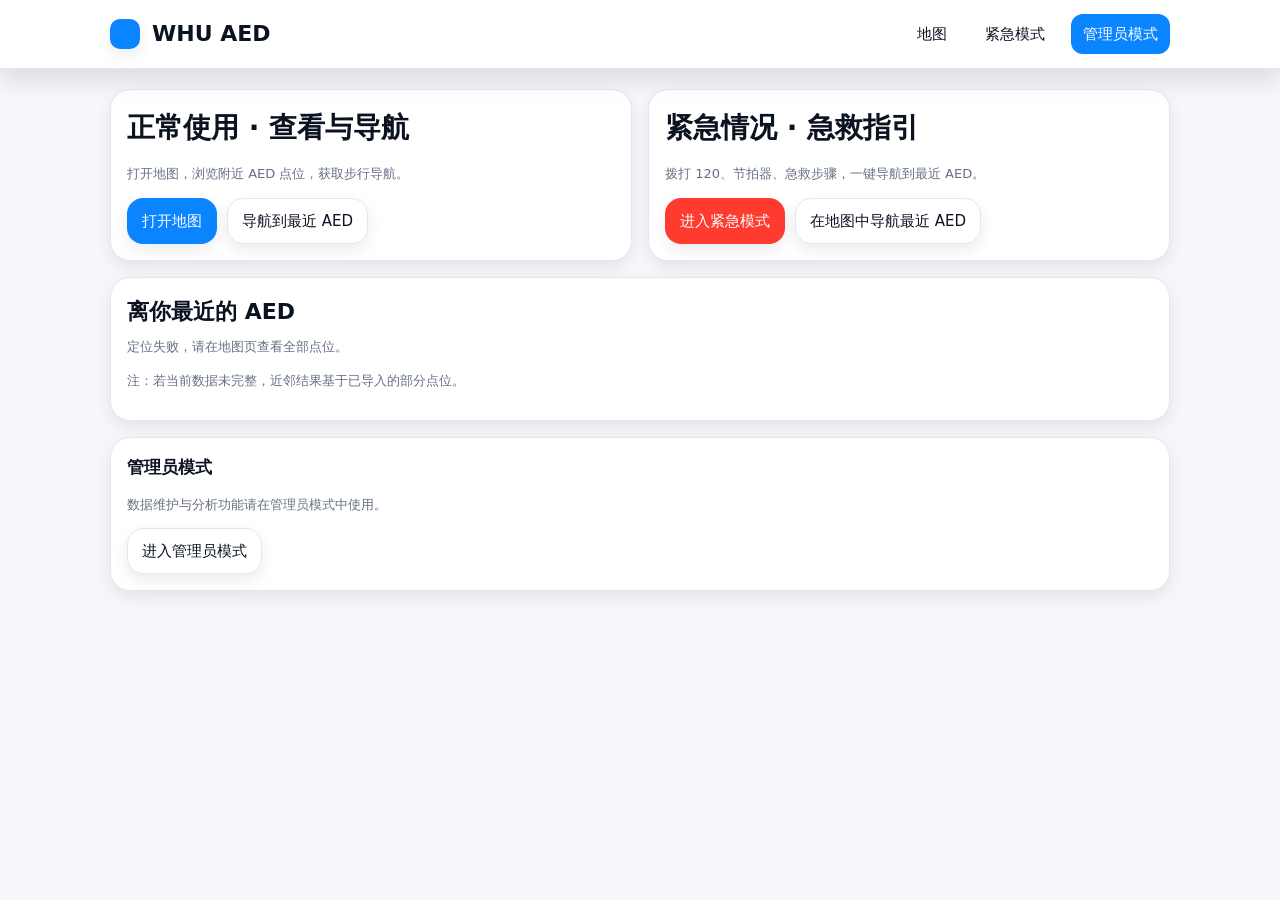
<file: wbgistask1/src/main/webapp/index.html>
<!doctype html>
<html lang="zh-CN">
<head>
  <meta charset="utf-8"/>
  <meta name="viewport" content="width=device-width,initial-scale=1"/>
  <title>WHU AED 门户 · 使用者</title>
  <link rel="stylesheet" href="assets/styles.css"/>
</head>
<body>
  <nav class="navbar">
    <div class="wrap">
      <div class="brand"><div class="logo"></div><div class="title">WHU AED</div></div>
      <div class="nav-links">
        <a href="map.html">地图</a>
        <a href="emergency.html">紧急模式</a>
        <a href="admin.html" class="cta">管理员模式</a>
      </div>
    </div>
  </nav>

  <main class="container">
    <!-- 使用者：正常情况 -->
    <section class="grid">
      <div class="card">
        <h1>正常使用 · 查看与导航</h1>
        <p class="meta">打开地图，浏览附近 AED 点位，获取步行导航。</p>
        <div class="tools">
          <a class="btn primary" href="map.html">打开地图</a>
          <a class="btn" href="map.html#nav">导航到最近 AED</a>
        </div>
      </div>

      <!-- 使用者：紧急情况 -->
      <div class="card">
        <h1>紧急情况 · 急救指引</h1>
        <p class="meta">拨打 120、节拍器、急救步骤，一键导航到最近 AED。</p>
        <div class="tools">
          <a class="btn danger" href="emergency.html">进入紧急模式</a>
          <a class="btn" href="map.html#nav">在地图中导航最近 AED</a>
        </div>
      </div>
    </section>

    <!-- 快捷：离你最近的 AED（基于当前已导入的数据） -->
    <section class="section">
      <div class="card">
        <h2>离你最近的 AED</h2>
        <div id="nearest-list" class="grid"></div>
        <p class="note">注：若当前数据未完整，近邻结果基于已导入的部分点位。</p>
      </div>
    </section>

    <!-- 管理员入口（仅入口，不在首页展示管理员功能） -->
    <section class="section">
      <div class="card">
        <h3>管理员模式</h3>
        <p class="meta">数据维护与分析功能请在管理员模式中使用。</p>
        <div class="tools">
          <a class="btn" href="admin.html">进入管理员模式</a>
        </div>
      </div>
    </section>
  </main>

  <script src="assets/app.js"></script>
  <script>
    (async function(){
      try {
        const hasPrefer = typeof loadAEDDataPreferLocal === 'function';
        const aeds = hasPrefer ? await loadAEDDataPreferLocal() : await (await fetch('data/aed.json', { cache:'no-cache' })).json();
        const list = Array.isArray(aeds) ? aeds : [];
        const container = document.getElementById('nearest-list');

        if (!('geolocation' in navigator)) {
          container.innerHTML = '<div class="note">设备不支持定位，请打开地图浏览全部点位。</div>';
          return;
        }
        navigator.geolocation.getCurrentPosition(pos => {
          if (list.length === 0) {
            container.innerHTML = '<div class="note">当前数据较少，建议先导入更多点位。</div>';
            return;
          }
          const { latitude, longitude } = pos.coords;
          const H = (typeof haversine === 'function') ? haversine : function(lat1, lon1, lat2, lon2){
            const toRad = d => d * Math.PI / 180, R = 6371;
            const dLat = toRad(lat2-lat1), dLon = toRad(lon2-lon1);
            const a = Math.sin(dLat/2)**2 + Math.cos(toRad(lat1))*Math.cos(toRad(lat2))*Math.sin(dLon/2)**2;
            return 2*R*Math.atan2(Math.sqrt(a), Math.sqrt(1-a));
          };
          const withDist = list.map(p => ({ ...p, distance: H(latitude, longitude, p.lat, p.lng)}))
                               .sort((a,b) => a.distance - b.distance)
                               .slice(0,3);
          container.innerHTML = withDist.map(p => `
            <div class="card">
              <h3>${p.name}</h3>
              <div class="meta">约 ${p.distance.toFixed(2)} km · 状态：
                <span class="chip ${p.status==='available'?'success':'gray'}">${p.status}</span>
              </div>
              <div class="tools">
                <a class="btn" href="details.html?id=${encodeURIComponent(p.id)}">详情</a>
                <a class="btn accent" href="map.html#${encodeURIComponent(p.id)}">地图中查看</a>
              </div>
            </div>
          `).join('');
        }, () => {
          container.innerHTML = '<div class="note">定位失败，请在地图页查看全部点位。</div>';
        }, { enableHighAccuracy: true, timeout: 8000 });
      } catch (e) {
        console.warn('nearest init failed', e);
        document.getElementById('nearest-list').innerHTML = '<div class="note">加载数据失败，请稍后重试或在管理员模式中导入数据。</div>';
      }
    })();
  </script>
</body>
</html>
</file>
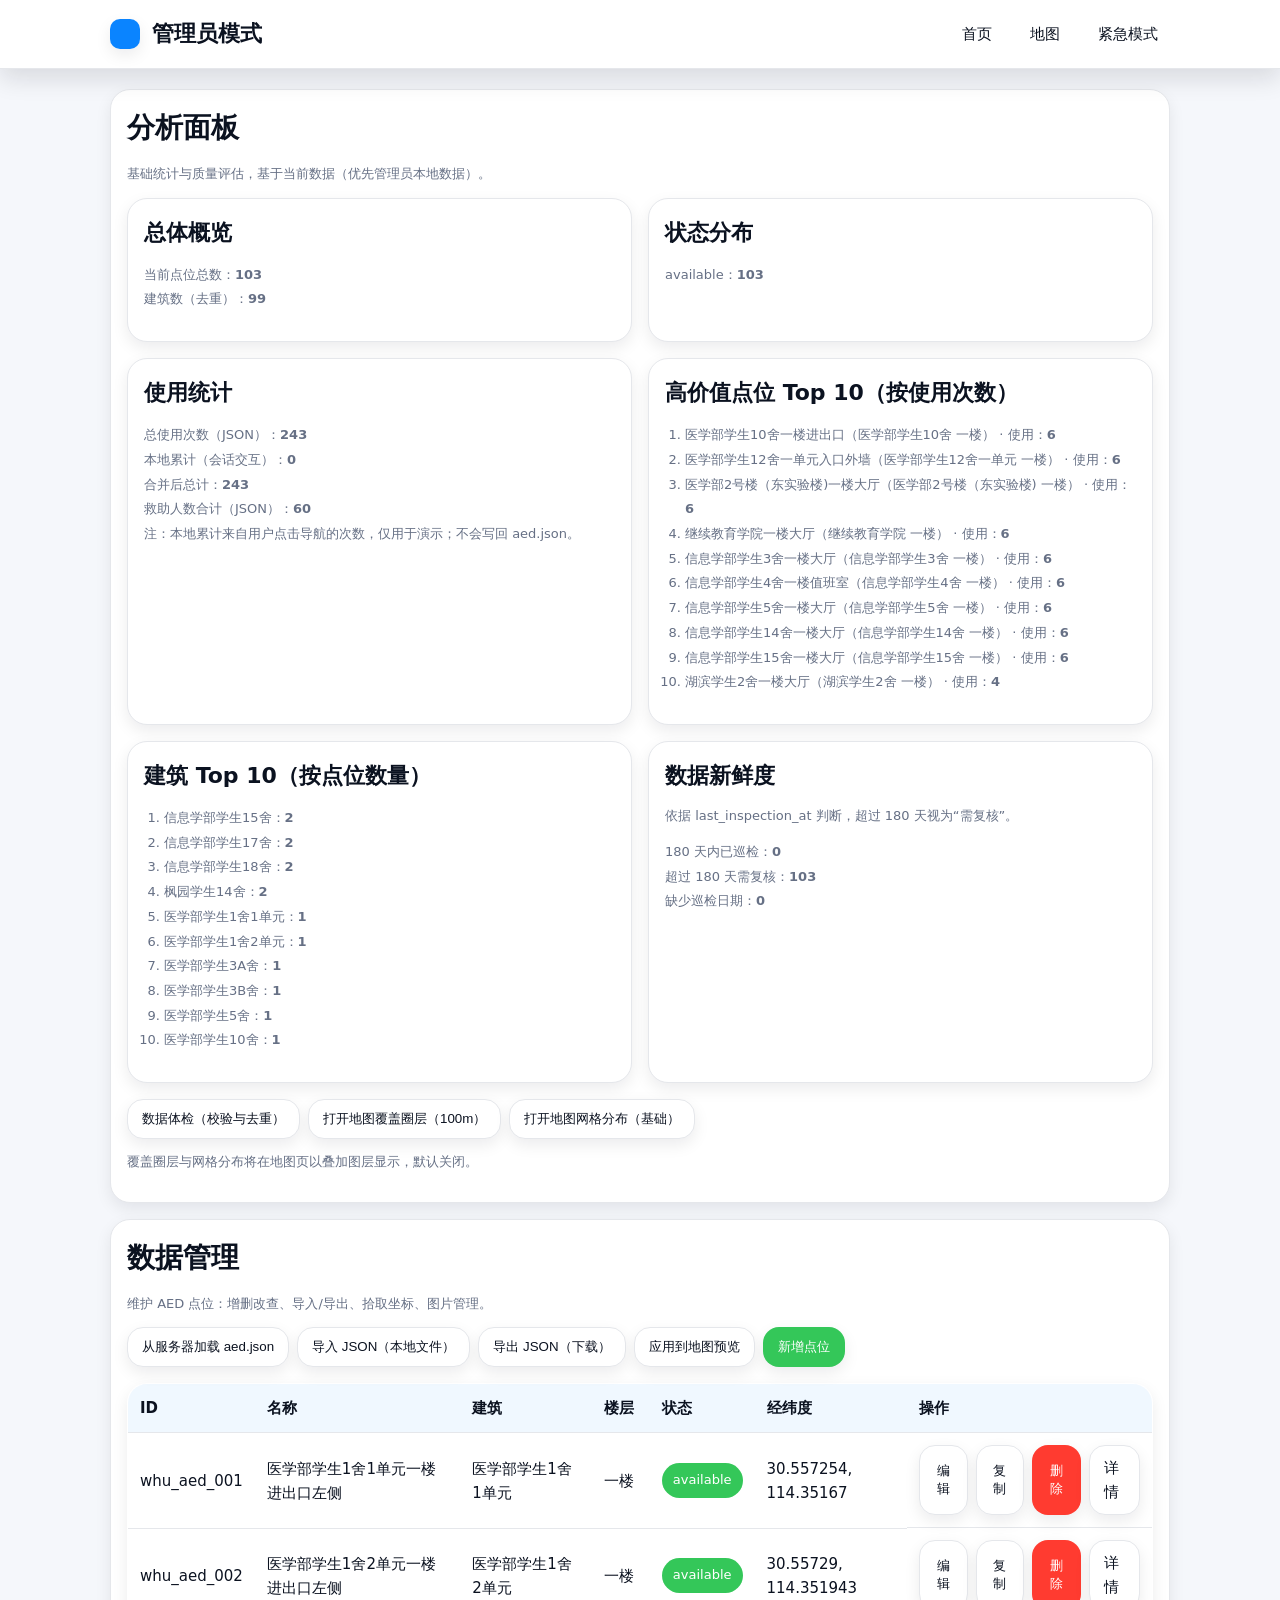
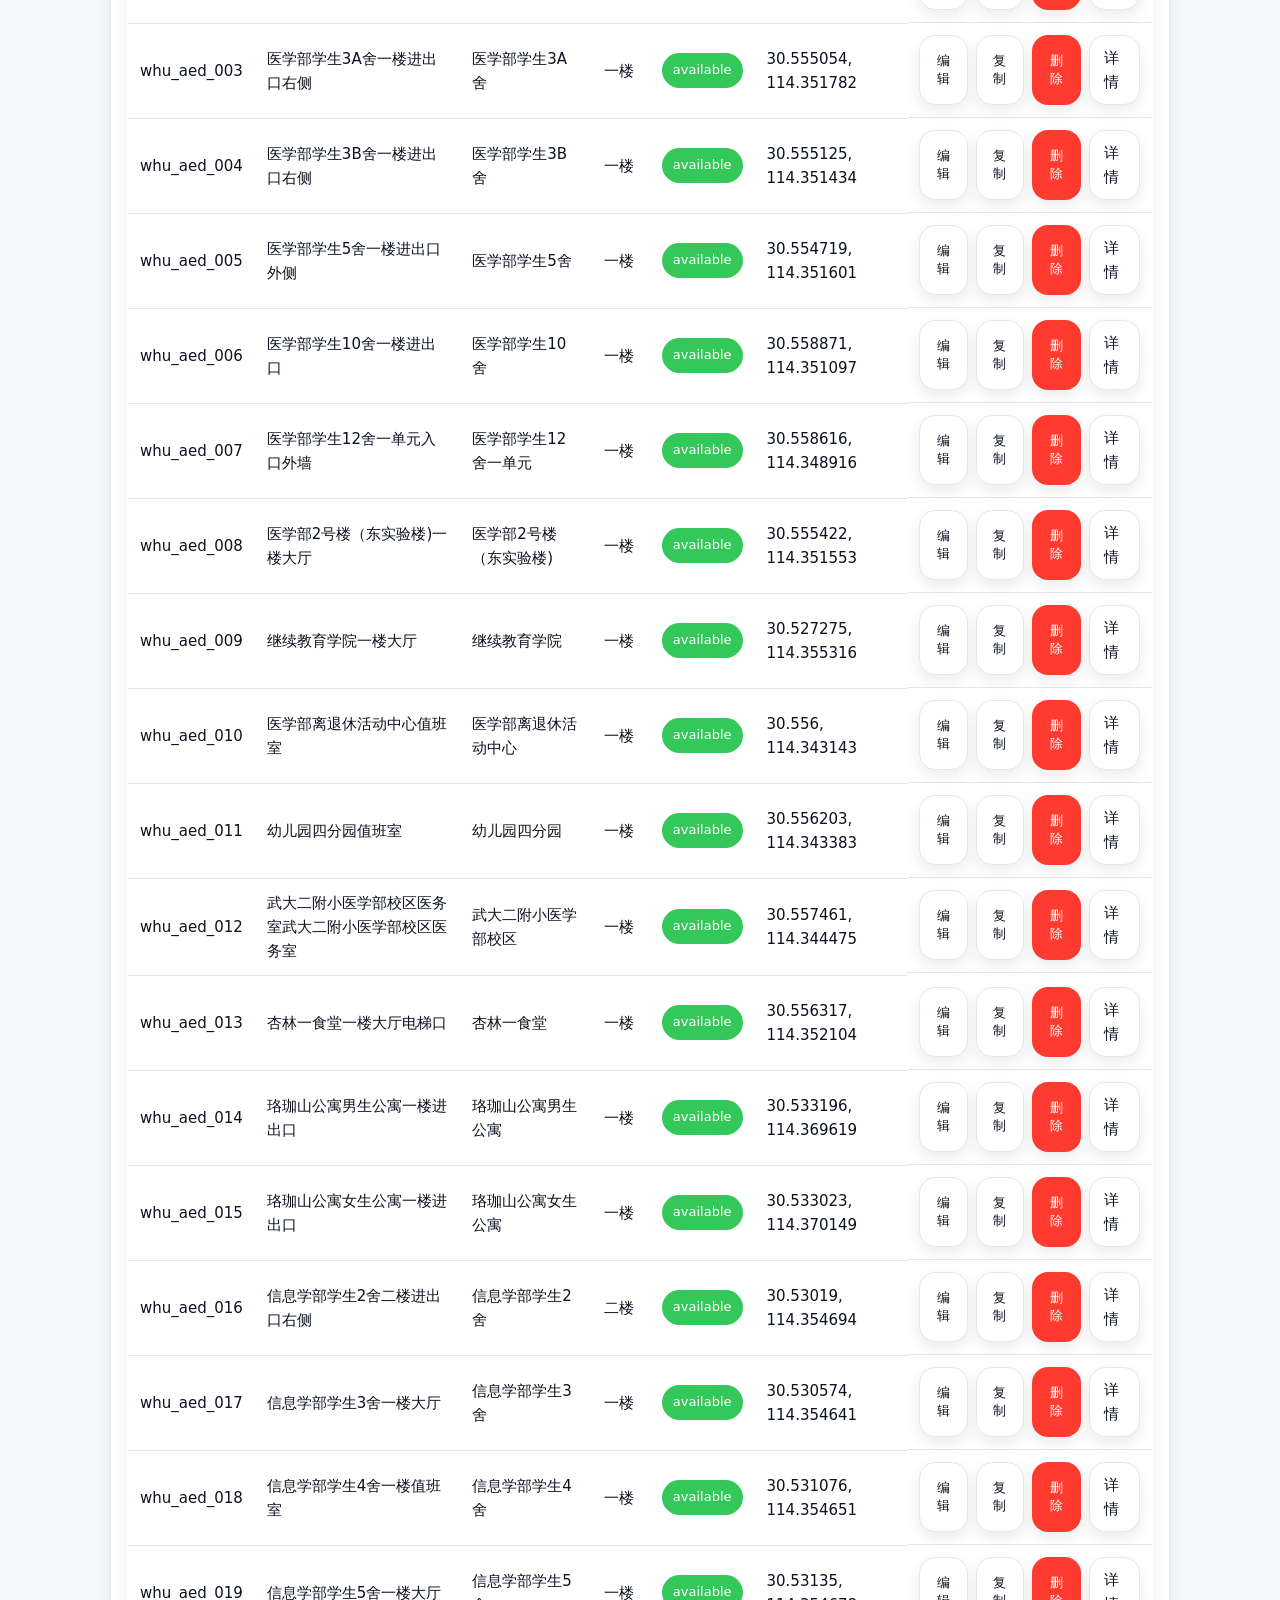
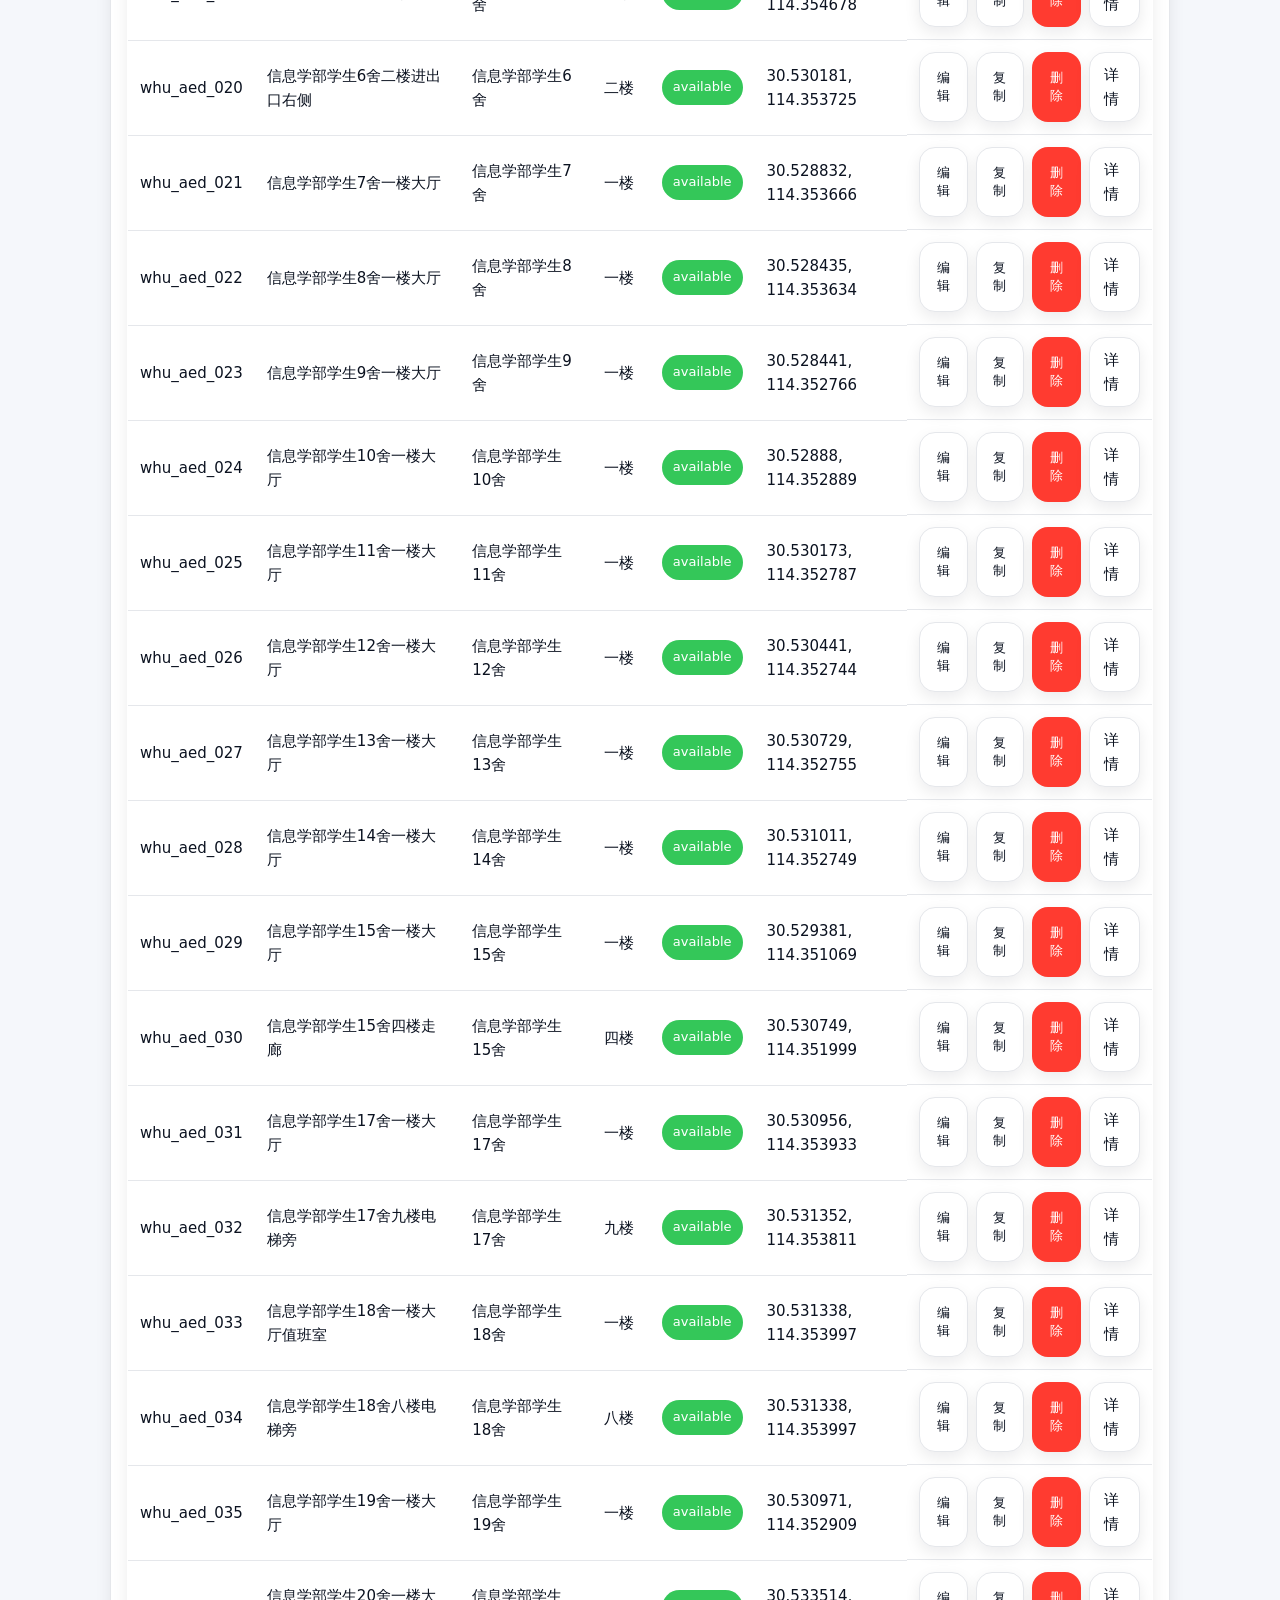
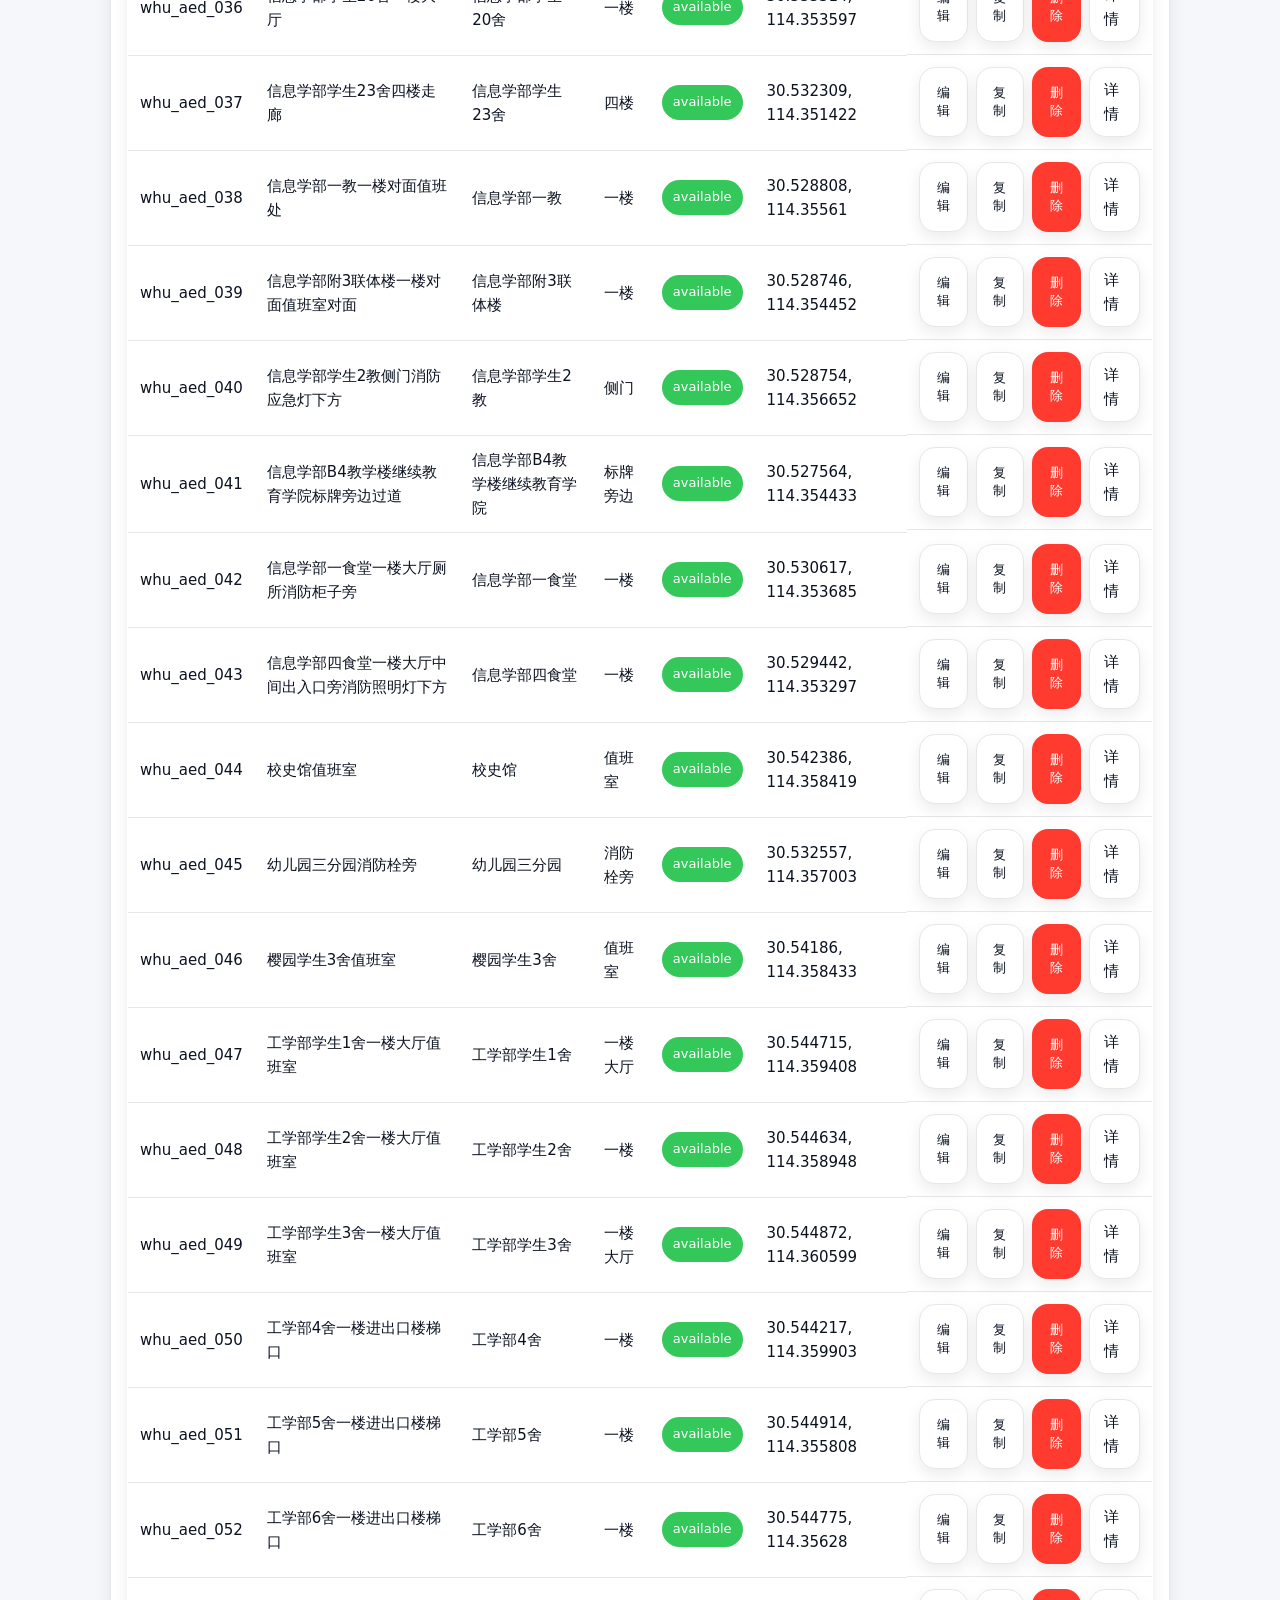
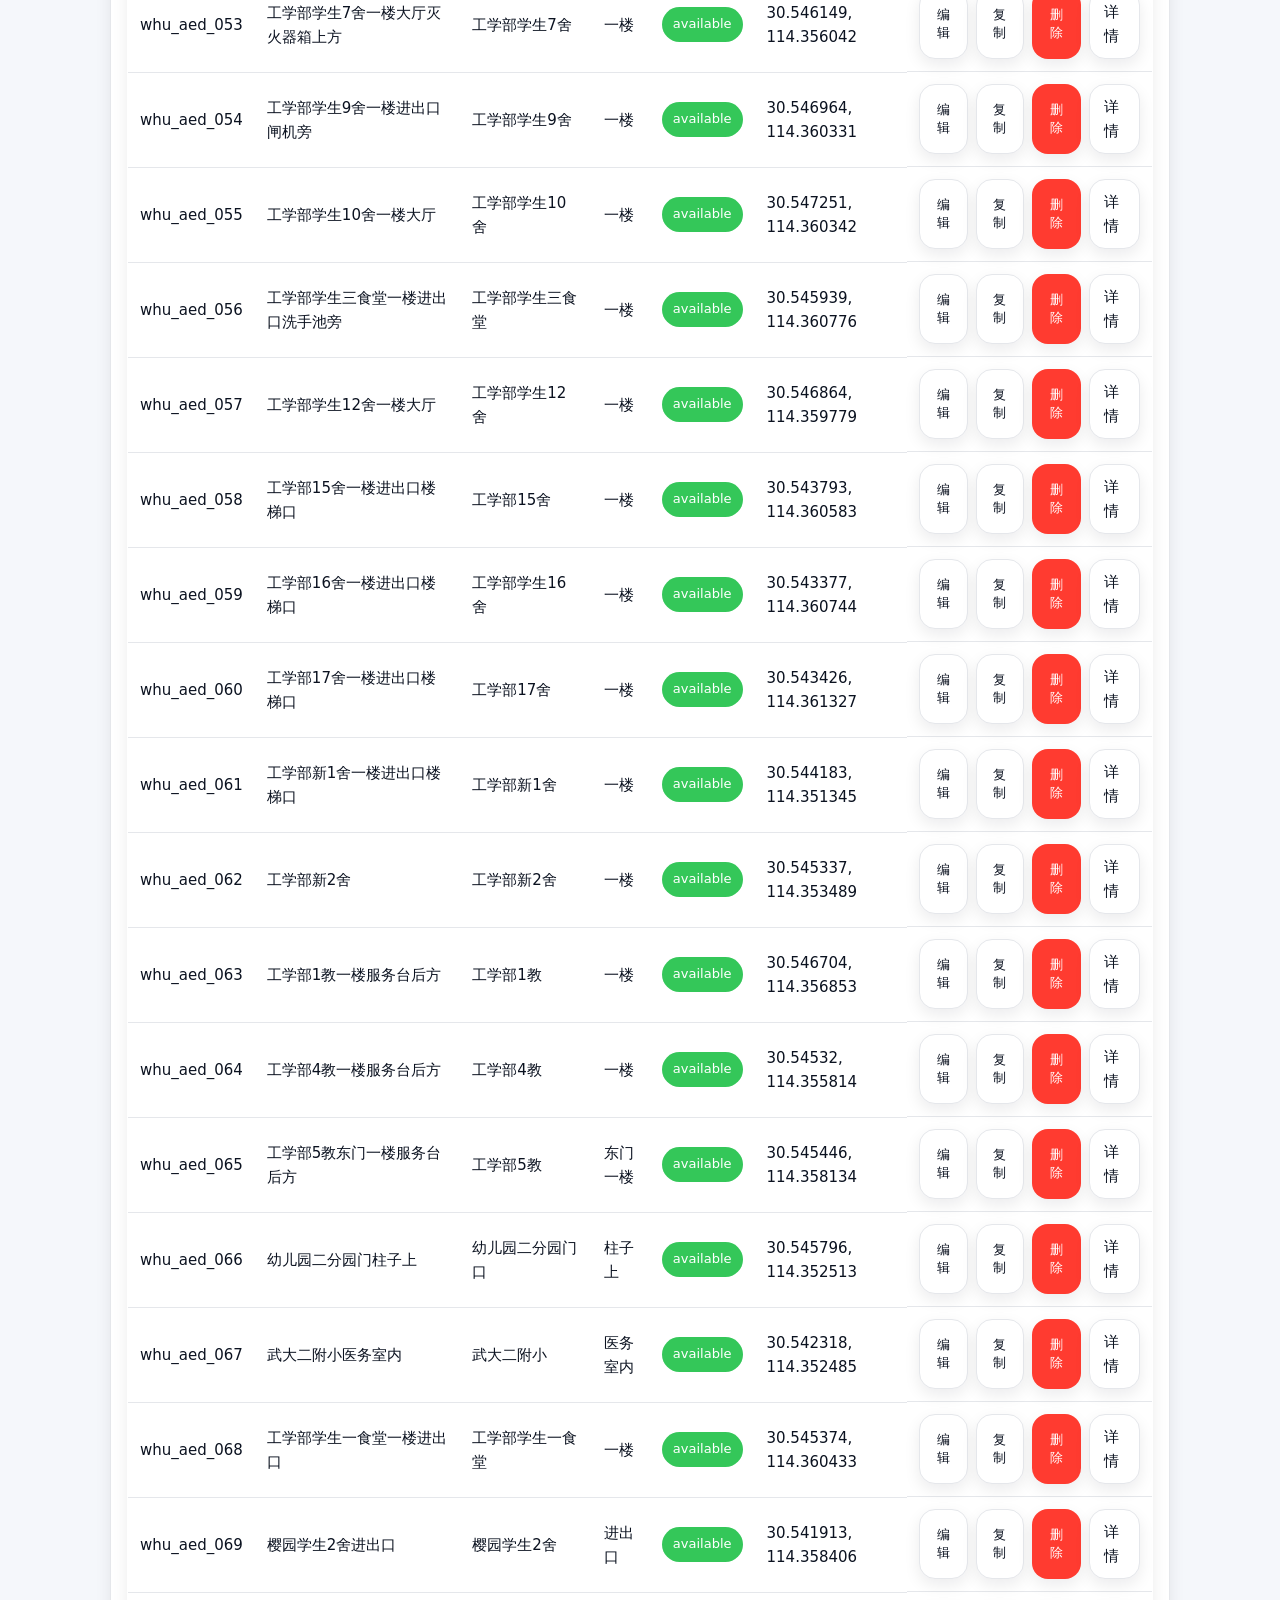
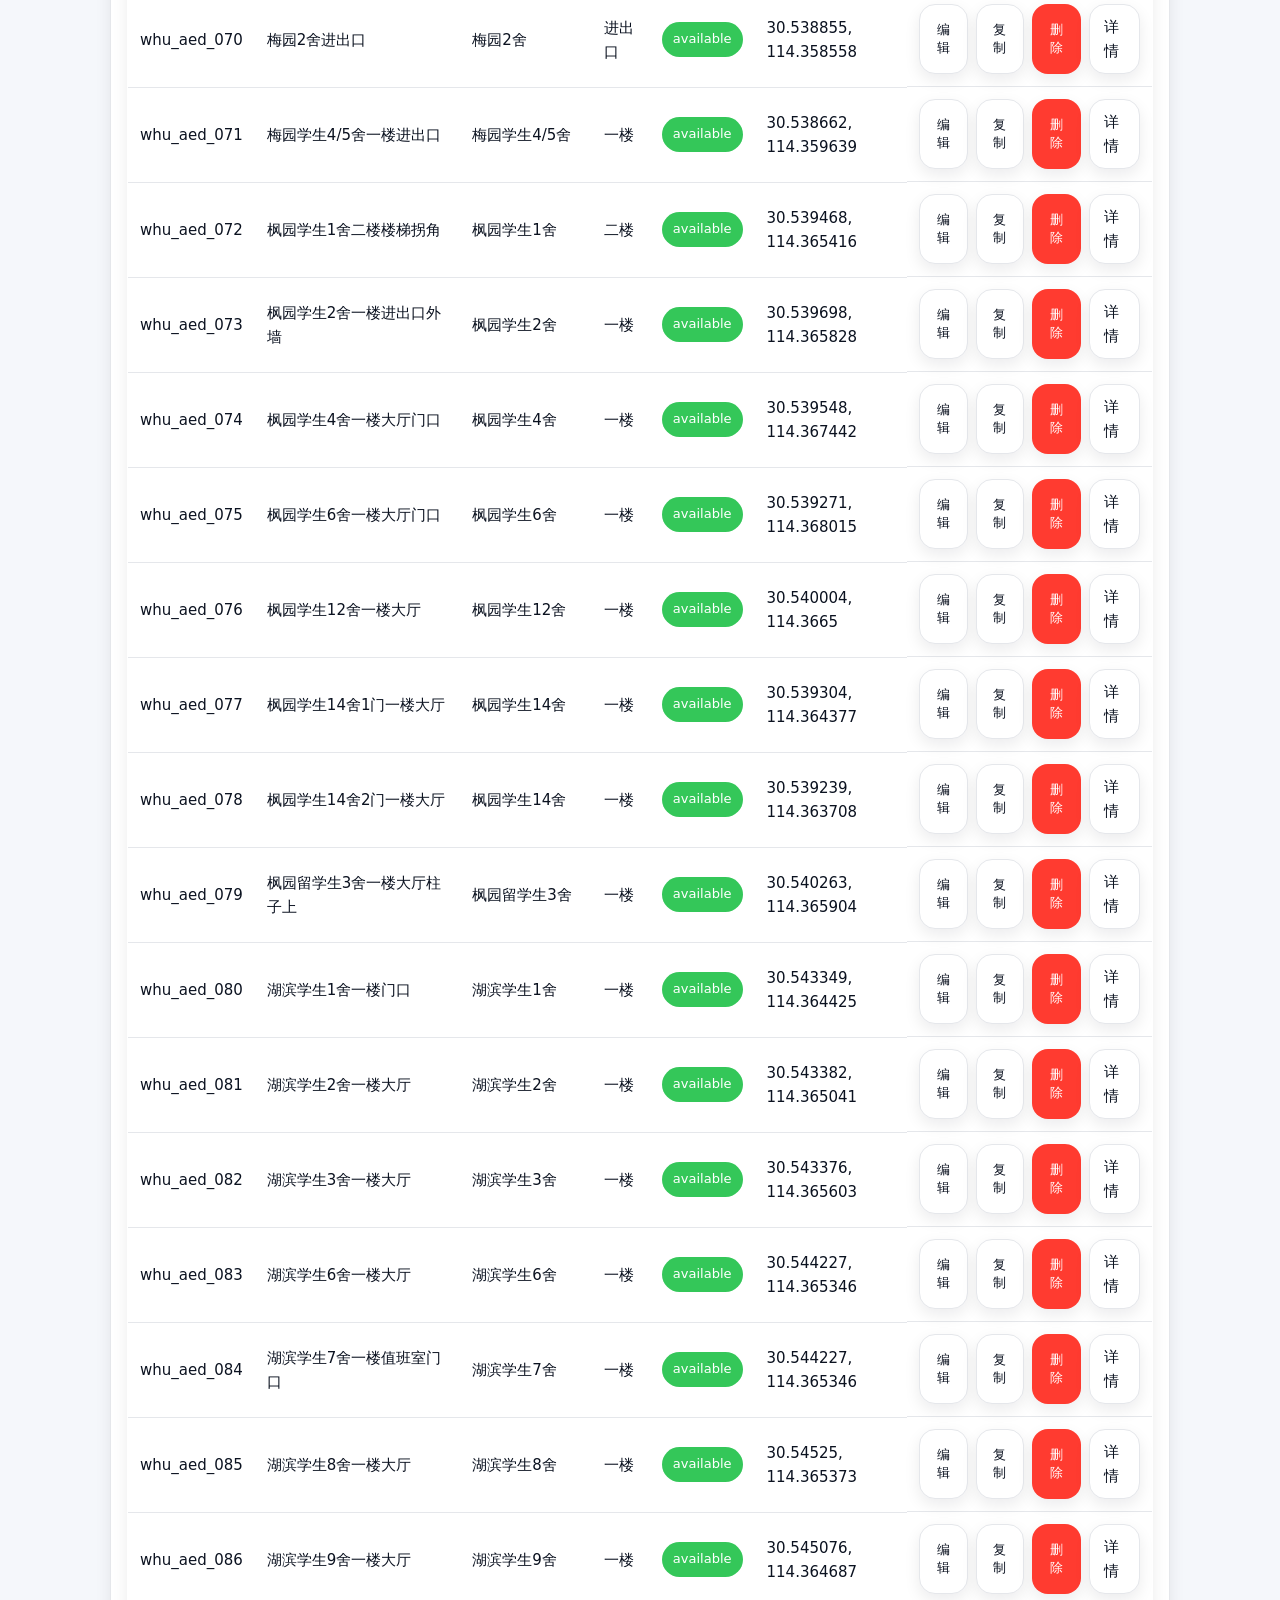
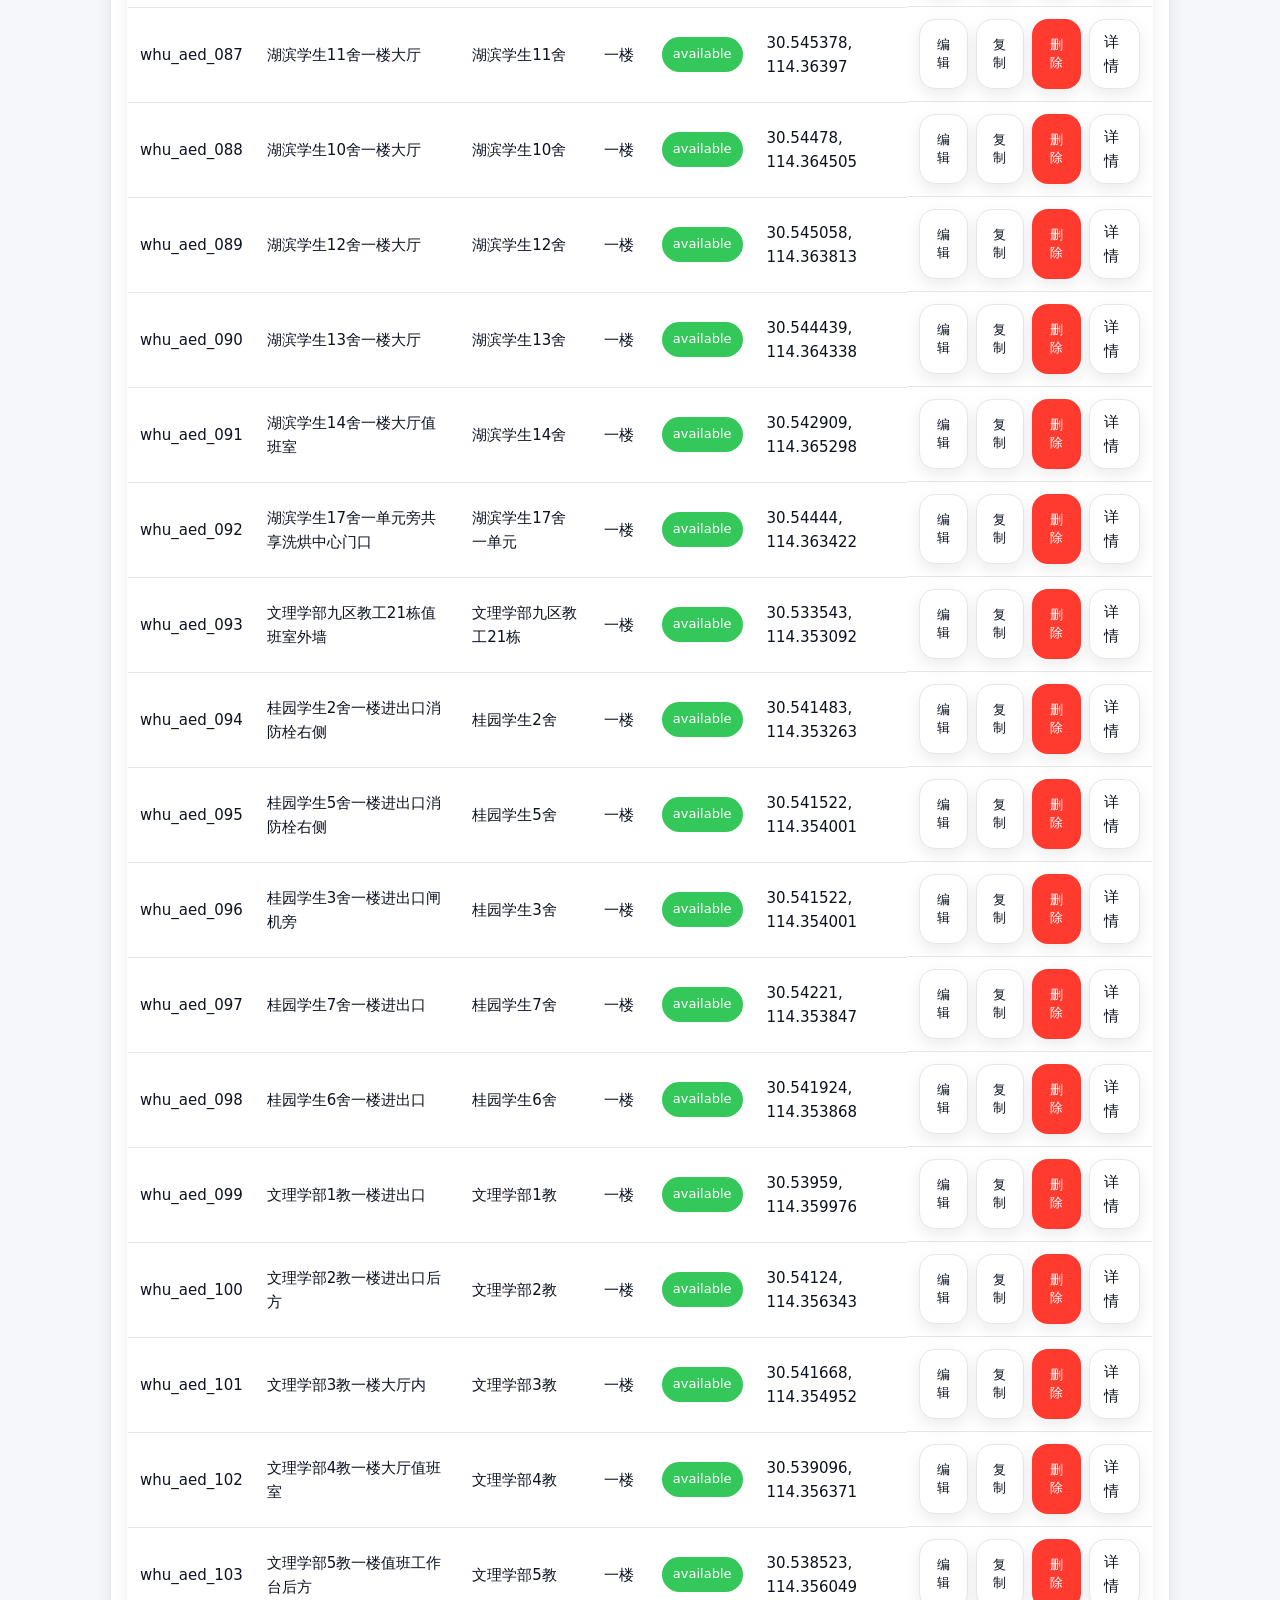
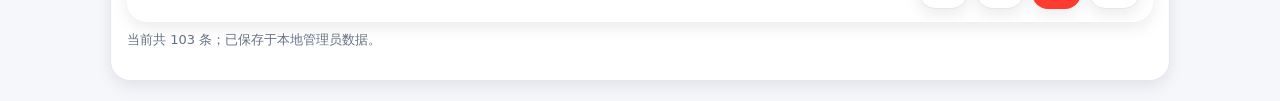
<file: wbgistask1/src/main/webapp/admin.html>
<!doctype html>
<html lang="zh-CN">
<head>
  <meta charset="utf-8"/>
  <meta name="viewport" content="width=device-width,initial-scale=1"/>
  <title>管理员模式 · 分析与数据管理</title>
  <link rel="stylesheet" href="assets/styles.css"/>
  <link rel="stylesheet" href="assets/leaflet/leaflet.css"/>
</head>
<body>
  <nav class="navbar">
    <div class="wrap">
      <div class="brand"><div class="logo"></div><div class="title">管理员模式</div></div>
      <div class="nav-links">
        <a href="index.html">首页</a>
        <a href="map.html">地图</a>
        <a href="emergency.html">紧急模式</a>
      </div>
    </div>
  </nav>

  <main class="container">
    <!-- 分析面板（移到最上方） -->
    <section class="card">
      <h1>分析面板</h1>
      <p class="meta">基础统计与质量评估，基于当前数据（优先管理员本地数据）。</p>

      <div class="grid">
        <div class="card">
          <h2>总体概览</h2>
          <ul id="ana-summary" class="meta" style="list-style:none;padding-left:0;line-height:1.9"></ul>
        </div>
        <div class="card">
          <h2>状态分布</h2>
          <ul id="ana-status" class="meta" style="list-style:none;padding-left:0;line-height:1.9"></ul>
        </div>
      </div>
      <!-- 使用统计 -->
<div class="grid section">
  <div class="card">
    <h2>使用统计</h2>
    <ul id="ana-usage-summary" class="meta" style="list-style:none;padding-left:0;line-height:1.9"></ul>
  </div>
  <div class="card">
    <h2>高价值点位 Top 10（按使用次数）</h2>
    <ol id="ana-usage-top" class="meta" style="padding-left:20px;line-height:1.9"></ol>
  </div>
</div>

      <div class="grid section">
        <div class="card">
          <h2>建筑 Top 10（按点位数量）</h2>
          <ol id="ana-topbuildings" class="meta" style="padding-left:20px;line-height:1.9"></ol>
        </div>
        <div class="card">
          <h2>数据新鲜度</h2>
          <p class="note">依据 last_inspection_at 判断，超过 180 天视为“需复核”。</p>
          <ul id="ana-freshness" class="meta" style="list-style:none;padding-left:0;line-height:1.9"></ul>
        </div>
      </div>

      <div class="section">
        <div class="tools flex row wrap gap-8 items-center">
          <button class="btn" id="btn-data-health">数据体检（校验与去重）</button>
          <button class="btn" id="btn-open-map-coverage">打开地图覆盖圈层（100m）</button>
          <button class="btn" id="btn-open-map-grid">打开地图网格分布（基础）</button>
        </div>
        <div id="ana-check" class="meta" style="margin-top:10px; line-height:1.9"></div>
        <p class="note">覆盖圈层与网格分布将在地图页以叠加图层显示，默认关闭。</p>
      </div>
    </section>

    <!-- 数据管理（含编辑面板 + 取点地图） -->
    <section class="card section">
      <h1>数据管理</h1>
      <p class="meta">维护 AED 点位：增删改查、导入/导出、拾取坐标、图片管理。</p>

      <div class="tools flex row wrap gap-8 items-center">
        <button class="btn" id="btn-load-server">从服务器加载 aed.json</button>
        <button class="btn" id="btn-import">导入 JSON（本地文件）</button>
        <button class="btn" id="btn-export">导出 JSON（下载）</button>
        <button class="btn" id="btn-apply-preview">应用到地图预览</button>
        <button class="btn accent" id="btn-add">新增点位</button>
      </div>

      <div class="section">
        <table>
          <thead>
            <tr>
              <th>ID</th>
              <th>名称</th>
              <th>建筑</th>
              <th>楼层</th>
              <th>状态</th>
              <th>经纬度</th>
              <th>操作</th>
            </tr>
          </thead>
          <tbody id="admin-table-body"></tbody>
        </table>
        <p class="note" id="table-note" style="margin-top:8px"></p>
      </div>

      <div id="editorPanel" class="card" style="margin-top:16px; display:none">
        <h2 id="editorTitle">编辑点位</h2>
        <div class="grid" style="grid-template-columns:repeat(auto-fit,minmax(220px,1fr))">
          <div><label class="meta">ID（自动）</label><input id="f-id" class="input" placeholder="自动生成" readonly /></div>
          <div><label class="meta">名称</label><input id="f-name" class="input" placeholder="如：图书馆东门 AED" /></div>
          <div><label class="meta">建筑</label><input id="f-building" class="input" placeholder="如：图书馆" /></div>
          <div><label class="meta">楼层</label><input id="f-floor" class="input" placeholder="如：1F" /></div>
          <div><label class="meta">房间/位置</label><input id="f-room" class="input" placeholder="如：东门内" /></div>
          <div>
            <label class="meta">状态</label>
            <select id="f-status" class="select">
              <option value="available">available（可用）</option>
              <option value="maintenance">maintenance（维护中）</option>
            </select>
          </div>
          <div><label class="meta">纬度 lat（WGS84）</label><input id="f-lat" class="input" placeholder="30.54..." /></div>
          <div><label class="meta">经度 lng（WGS84）</label><input id="f-lng" class="input" placeholder="114.36..." /></div>
          <div><label class="meta">开放时间</label><input id="f-open" class="input" placeholder="如：08:00-22:00/全天" /></div>
          <div><label class="meta">上次巡检日期</label><input id="f-inspect" class="input" type="date" /></div>
          <!-- 使用次数/救助人数/最近一次使用（新增三项，与其它字段一起保存） -->
<div class="field-group">
  <label class="meta" for="edit-used_count">使用次数（used_count）</label>
  <input id="edit-used_count" class="input" type="number" min="0" step="1" value="0"/>

  <label class="meta" for="edit-rescued_count" style="margin-top:8px">救助人数（rescued_count）</label>
  <input id="edit-rescued_count" class="input" type="number" min="0" step="1" value="0"/>

  <label class="meta" for="edit-last_used_at" style="margin-top:8px">最近一次使用日期（last_used_at，YYYY-MM-DD，可留空）</label>
  <input id="edit-last_used_at" class="input" type="date"/>

  <!-- 可选：一键 +1 并把最近一次使用设为今天 -->
  <div class="tools" style="margin-top:8px">
    <button id="btn-use-plus1" class="btn">+1 次使用（并把最近一次使用设为今天）</button>
  </div>
</div>
          <div>
            <label class="meta">无障碍（电梯/坡道）</label>
            <div class="tools"><label><input type="checkbox" id="f-elevator"/> 电梯</label><label><input type="checkbox" id="f-ramp"/> 坡道</label></div>
          </div>
          <div style="grid-column:1/-1"><label class="meta">备注</label><textarea id="f-notes" class="input" rows="3" placeholder="备注说明"></textarea></div>
          <div style="grid-column:1/-1"><label class="meta">图片相对路径（逗号分隔）</label><input id="f-photos" class="input" placeholder="images/aed1.jpg, images/aed2.jpg"/></div>
        </div>

        <div class="section">
          <h3>拾取坐标</h3>
          <p class="note">点击地图设置位置（高德底图；内部自动将 GCJ‑02 转为 WGS84 写入表单）。</p>
          <div id="pickMap" class="map" style="height:320px"></div>
          <div class="tools" style="margin-top:8px">
            <button class="btn" id="btn-pick-locate">定位我的位置</button>
            <button class="btn" id="btn-pick-center">用当前地图中心写入经纬度</button>
          </div>
        </div>

        <div class="tools" style="margin-top:12px">
          <button class="btn primary" id="btn-save">保存</button>
          <button class="btn" id="btn-cancel">取消</button>
        </div>
      </div>
    </section>
  </main>

  <script src="assets/app.js"></script>
  <script src="assets/leaflet/leaflet.js"></script>
  <script src="assets/admin-manage.js"></script>
  <script src="assets/admin-analytics.js"></script>
</body>
</html>
</file>
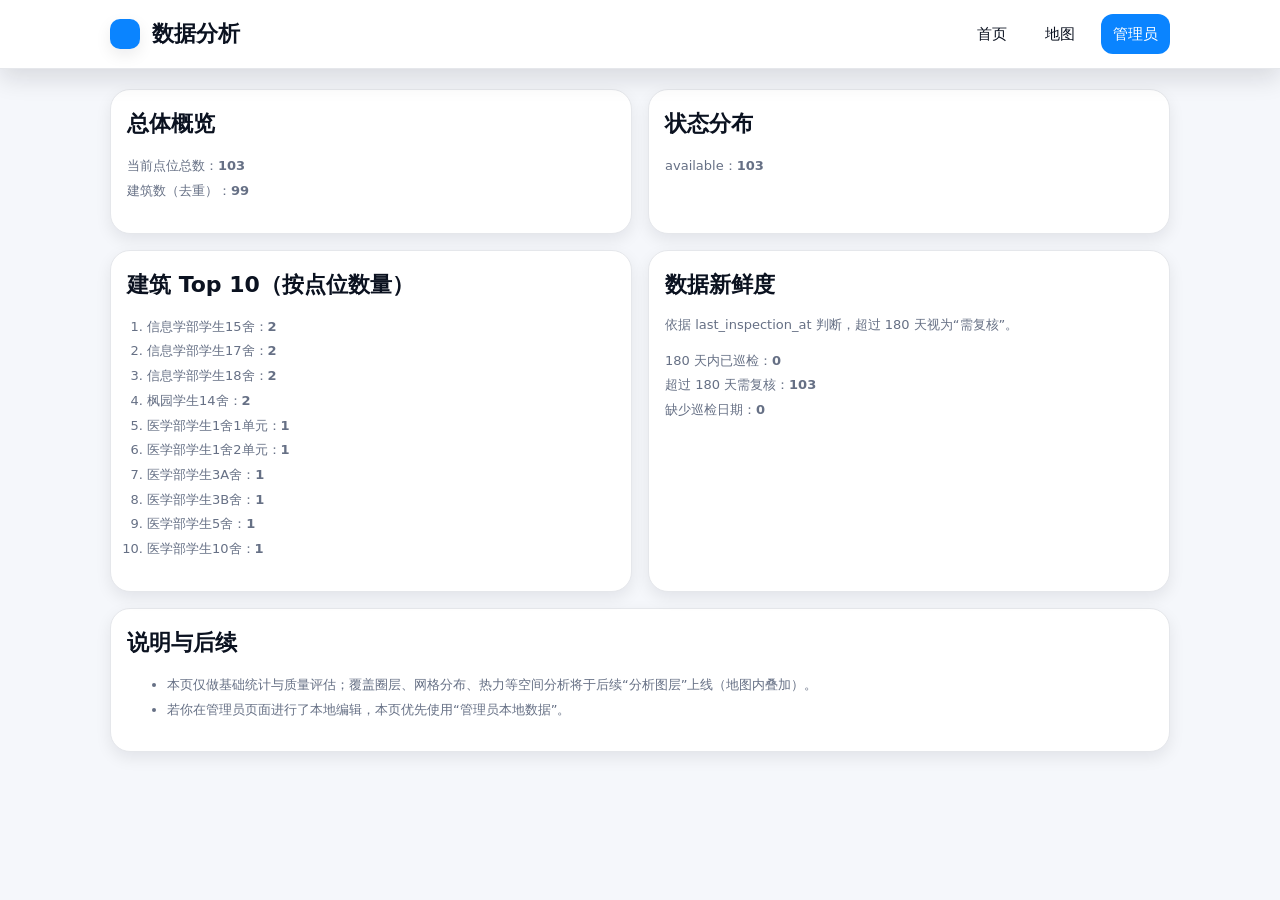
<file: wbgistask1/src/main/webapp/analysis.html>
<!doctype html>
<html lang="zh-CN">
<head>
  <meta charset="utf-8"/>
  <meta name="viewport" content="width=device-width,initial-scale=1"/>
  <title>AED 数据分析仪表盘</title>
  <link rel="stylesheet" href="assets/styles.css"/>
</head>
<body>
  <nav class="navbar">
    <div class="wrap">
      <div class="brand"><div class="logo"></div><div class="title">数据分析</div></div>
      <div class="nav-links">
        <a href="index.html">首页</a>
        <a href="map.html">地图</a>
        <a href="admin.html" class="cta">管理员</a>
      </div>
    </div>
  </nav>

  <main class="container">
    <section class="grid">
      <div class="card">
        <h2>总体概览</h2>
        <ul id="summary" class="meta" style="list-style: none; padding-left: 0; line-height:1.9"></ul>
      </div>

      <div class="card">
        <h2>状态分布</h2>
        <ul id="byStatus" class="meta" style="list-style: none; padding-left: 0; line-height:1.9"></ul>
      </div>
    </section>

    <section class="grid section">
      <div class="card">
        <h2>建筑 Top 10（按点位数量）</h2>
        <ol id="topBuildings" class="meta" style="padding-left: 20px; line-height:1.9"></ol>
      </div>

      <div class="card">
        <h2>数据新鲜度</h2>
        <p class="note">依据 last_inspection_at 判断，超过 180 天视为“需复核”。</p>
        <ul id="freshness" class="meta" style="list-style: none; padding-left: 0; line-height:1.9"></ul>
      </div>
    </section>

    <section class="card section">
      <h2>说明与后续</h2>
      <ul class="meta" style="line-height:1.9">
        <li>本页仅做基础统计与质量评估；覆盖圈层、网格分布、热力等空间分析将于后续“分析图层”上线（地图内叠加）。</li>
        <li>若你在管理员页面进行了本地编辑，本页优先使用“管理员本地数据”。</li>
      </ul>
    </section>
  </main>

  <script src="assets/app.js"></script>
  <script>
    (async function(){
      async function loadPrefer(){
        if (typeof loadAEDDataPreferLocal === 'function') {
          try { return await loadAEDDataPreferLocal(); } catch {}
        }
        try { const r = await fetch('data/aed.json', { cache: 'no-cache' }); return await r.json(); } catch { return []; }
      }
      const list = await loadPrefer();
      const items = Array.isArray(list) ? list : [];

      // 统计
      const total = items.length;
      const byStatus = items.reduce((acc, p) => { const s=(p.status||'unknown'); acc[s]=(acc[s]||0)+1; return acc; }, {});
      const byBuilding = items.reduce((acc, p)=>{ const b=(p.building||'未标注建筑'); acc[b]=(acc[b]||0)+1; return acc; }, {});
      const buildingsSorted = Object.entries(byBuilding).sort((a,b)=> b[1]-a[1]).slice(0,10);

      // 新鲜度（last_inspection_at 超过 180 天）
      function daysBetween(d){
        try {
          const dt = new Date(d);
          if (isNaN(dt.getTime())) return null;
          return Math.floor((Date.now() - dt.getTime()) / (1000*60*60*24));
        } catch { return null; }
      }
      const freshness = { ok:0, warn:0, missing:0 };
      items.forEach(p=>{
        const days = daysBetween(p.last_inspection_at);
        if (days === null) freshness.missing++;
        else if (days > 180) freshness.warn++;
        else freshness.ok++;
      });

      // 渲染
      document.getElementById('summary').innerHTML = `
        <li>当前点位总数：<b>${total}</b></li>
        <li>建筑数（去重）：<b>${Object.keys(byBuilding).length}</b></li>
      `;

      const statusLines = Object.entries(byStatus)
        .sort((a,b)=> b[1]-a[1])
        .map(([s,c]) => `<li>${s}：<b>${c}</b></li>`)
        .join('');
      document.getElementById('byStatus').innerHTML = statusLines || '<li>暂无状态统计。</li>';

      document.getElementById('topBuildings').innerHTML = buildingsSorted
        .map(([b,c]) => `<li>${b}：<b>${c}</b></li>`).join('') || '<li class="meta">暂无建筑统计。</li>';

      document.getElementById('freshness').innerHTML = `
        <li>180 天内已巡检：<b>${freshness.ok}</b></li>
        <li>超过 180 天需复核：<b>${freshness.warn}</b></li>
        <li>缺少巡检日期：<b>${freshness.missing}</b></li>
      `;
    })();
  </script>
</body>
</html>
</file>
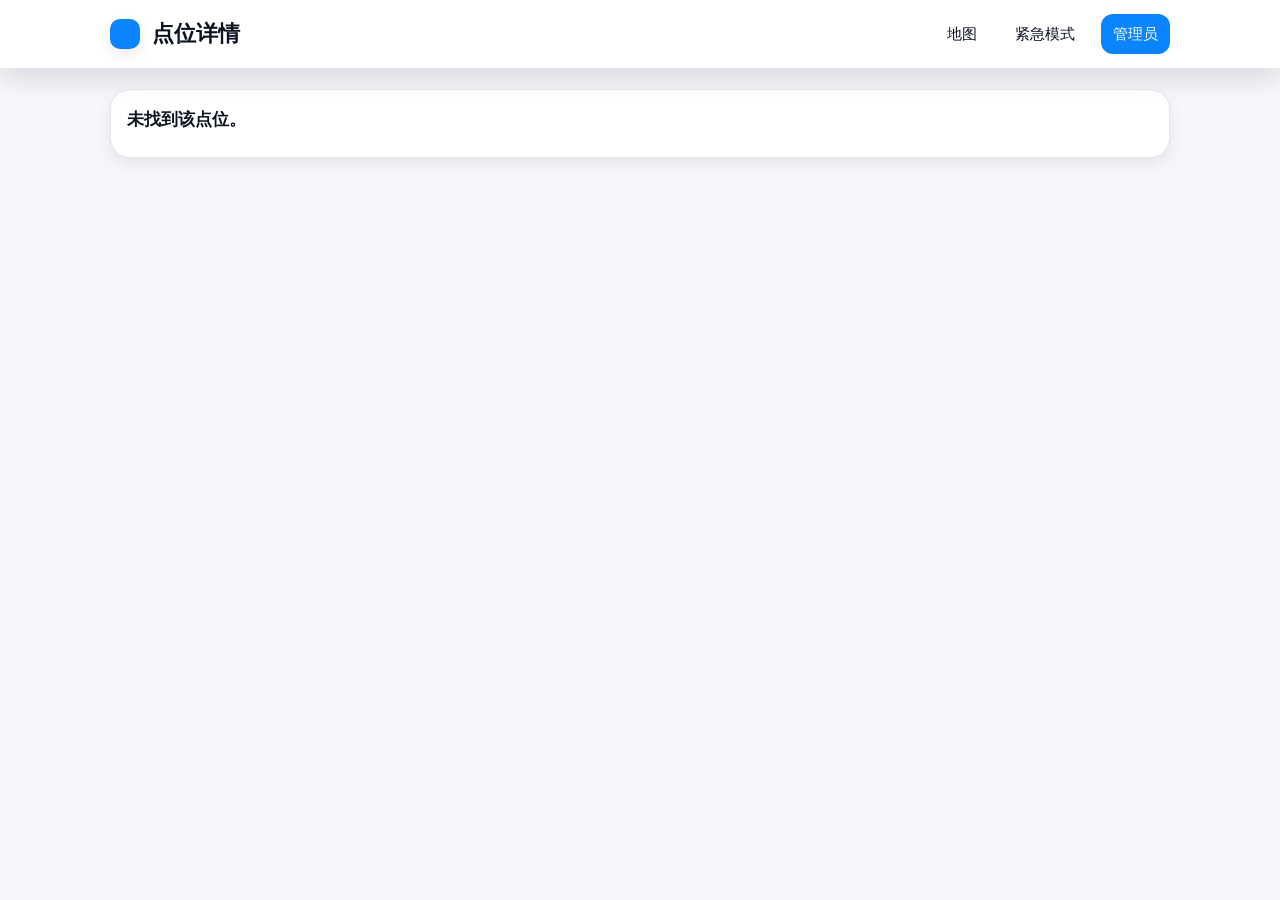
<file: wbgistask1/src/main/webapp/details.html>
<!doctype html>
<html lang="zh-CN">
<head>
  <meta charset="utf-8"/>
  <meta name="viewport" content="width=device-width,initial-scale=1"/>
  <title>点位详情 - WHU AED</title>
  <link rel="stylesheet" href="assets/styles.css"/>
</head>
<body>
  <nav class="navbar">
    <div class="wrap">
      <div class="brand"><div class="logo"></div><div class="title">点位详情</div></div>
      <div class="nav-links">
        <a href="map.html">地图</a>
        <a href="emergency.html">紧急模式</a>
        <a href="admin.html" class="cta">管理员</a>
      </div>
    </div>
  </nav>

  <main class="container">
    <div id="detail" class="card"><h2>加载中...</h2></div>

    <dialog id="photoPreview" style="border:1px solid var(--border);border-radius:20px;padding:0;background:transparent">
      <div class="card" style="padding:0;max-width:800px">
        <img id="previewImg" alt="预览" style="width:100%;height:auto;border-radius:20px"/>
        <div style="display:flex;justify-content:flex-end;gap:8px;padding:10px">
          <button id="closePreview" class="btn">关闭</button>
        </div>
      </div>
    </dialog>
  </main>

  <script src="assets/app.js"></script>
  <script>
    (async function(){
      const params = new URLSearchParams(location.search);
      const id = params.get('id');
      const container = document.getElementById('detail');
      const aeds = await loadAEDDataPreferLocal();
      const p = aeds.find(x => String(x.id) === String(id));
      if (!p) { container.innerHTML = '<h3>未找到该点位。</h3>'; return; }

      const used = (p.used_count ?? 0);
      const rescued = (p.rescued_count ?? '—');
      const lastUsed = p.last_used_at ? ` · 最近一次使用：${p.last_used_at}` : '';

      container.innerHTML = `
        <h1>${p.name}</h1>
        <p class="meta">建筑：${p.building||'—'} ${p.floor||''} ${p.room||''}</p>
        <p>状态：<span class="chip ${p.status==='available'?'success':'gray'}">${p.status||'—'}</span> · 开放时间：${p.open_hours || '—'}</p>
        <p>设备型号：${p.device_model || '—'} · 上次巡检：${p.last_inspection_at || '—'}</p>
        <p>使用次数：${used} · 救助人数：${rescued}${lastUsed}</p>
        ${p.notes ? `<p class="note">${p.notes}</p>` : ''}
        <div class="tools">
          <a class="btn primary" href="map.html#${encodeURIComponent(p.id)}">在地图中查看</a>
          <a class="btn" href="admin.html#edit=${encodeURIComponent(p.id)}">编辑此点位</a>
        </div>
      `;
    })();
  </script>
</body>
</html>
</file>
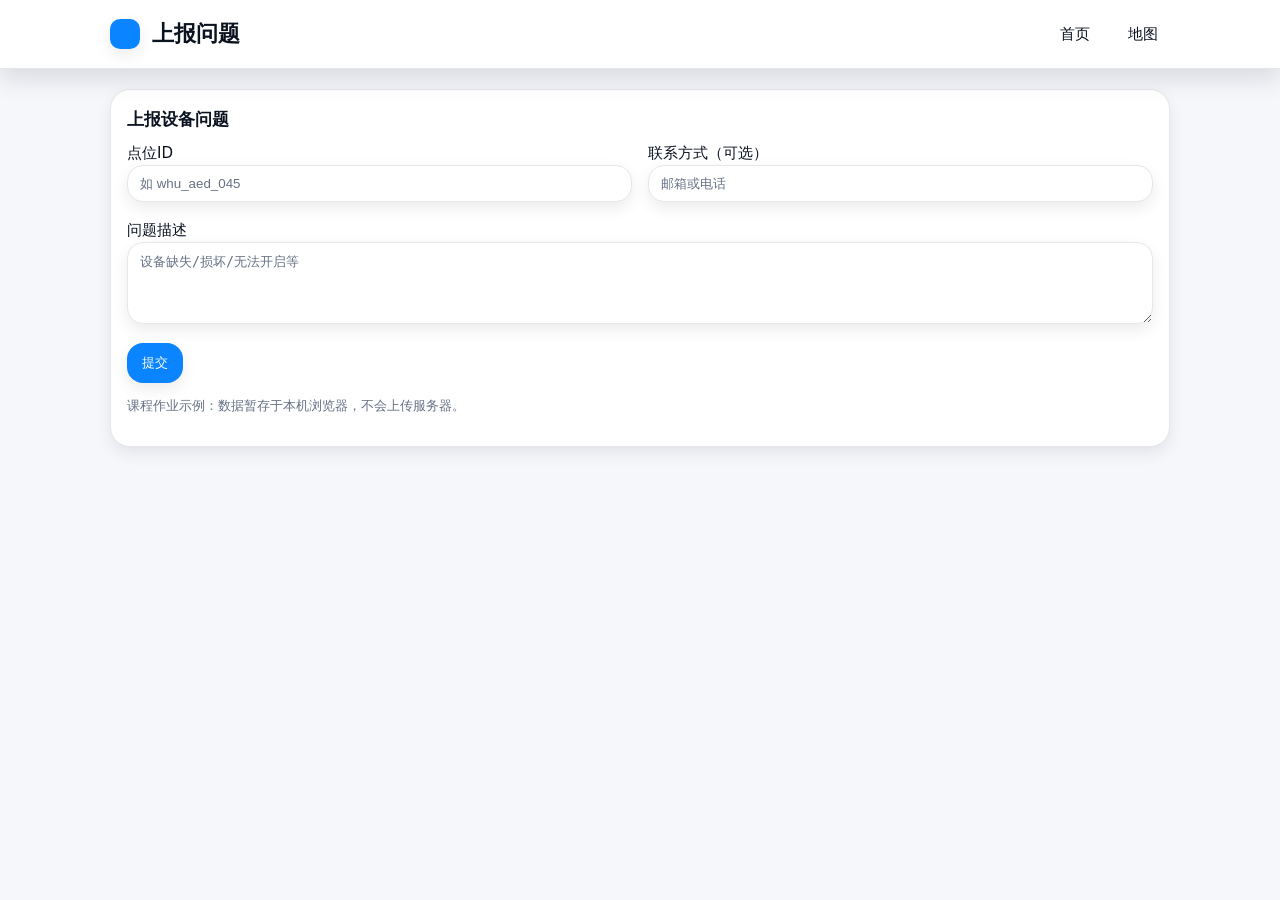
<file: wbgistask1/src/main/webapp/report.html>
<!doctype html>
<html lang="zh-CN">
<head>
  <meta charset="utf-8"/>
  <meta name="viewport" content="width=device-width,initial-scale=1"/>
  <title>上报设备问题 - WHU AED</title>
  <link rel="stylesheet" href="assets/styles.css"/>
</head>
<body>
  <nav class="navbar">
    <div class="wrap">
      <div class="brand"><div class="logo"></div><div class="title">上报问题</div></div>
      <div class="nav-links">
        <a href="index.html">首页</a>
        <a href="map.html">地图</a>
      </div>
    </div>
  </nav>

  <main class="container">
    <div class="card">
      <h3>上报设备问题</h3>
      <div class="grid" style="grid-template-columns:repeat(2, minmax(220px,1fr))">
        <div><label>点位ID<input id="f_id" class="input" placeholder="如 whu_aed_045"/></label></div>
        <div><label>联系方式（可选）<input id="f_contact" class="input" placeholder="邮箱或电话"/></label></div>
        <div style="grid-column:1/3"><label>问题描述<textarea id="f_desc" class="input" rows="4" placeholder="设备缺失/损坏/无法开启等"></textarea></label></div>
      </div>
      <div class="tools">
        <button id="submitBtn" class="btn primary">提交</button>
      </div>
      <p class="note">课程作业示例：数据暂存于本机浏览器，不会上传服务器。</p>
    </div>
  </main>

  <script>
    document.getElementById('submitBtn').addEventListener('click', ()=>{
      const id = document.getElementById('f_id').value.trim();
      const contact = document.getElementById('f_contact').value.trim();
      const desc = document.getElementById('f_desc').value.trim();
      if (!id || !desc) { alert('请填写点位ID与问题描述'); return; }
      const list = JSON.parse(localStorage.getItem('aed_reports') || '[]');
      list.push({ id, contact, desc, ts: new Date().toISOString() });
      localStorage.setItem('aed_reports', JSON.stringify(list));
      alert('提交成功！已保存在本机浏览器的“上报记录”中。');
      document.getElementById('f_id').value = '';
      document.getElementById('f_contact').value = '';
      document.getElementById('f_desc').value = '';
    });
  </script>
</body>
</html>
</file>
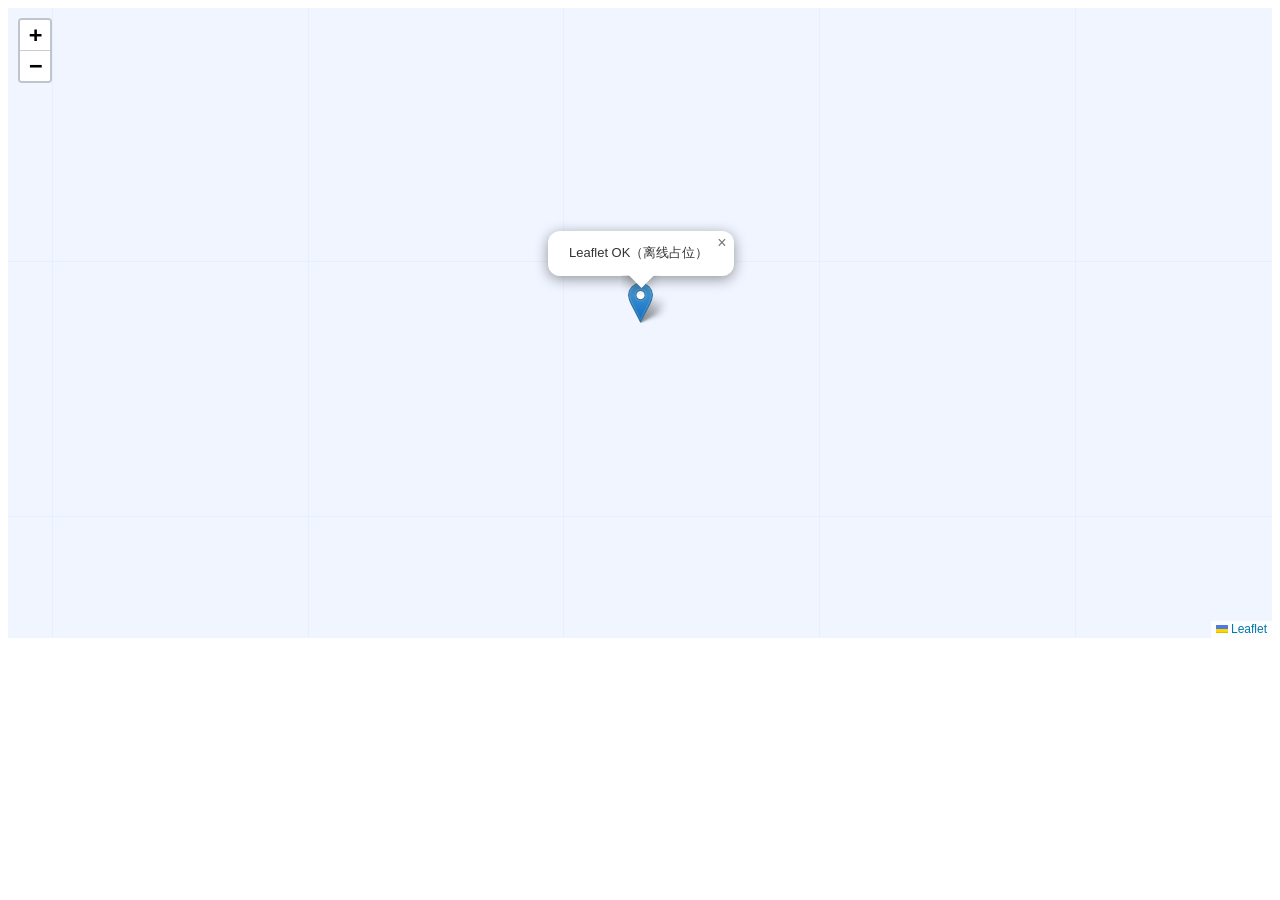
<file: wbgistask1/src/main/webapp/webapp_test-solid-layer.html>
<!doctype html>
<html lang="zh-CN">
<head>
  <meta charset="utf-8"/>
  <meta name="viewport" content="width=device-width,initial-scale=1"/>
  <title>纯色瓦片占位测试</title>
  <link rel="stylesheet" href="assets/leaflet/leaflet.css"/>
  <style>#map{height:70vh}</style>
</head>
<body>
  <div id="map"></div>
  <script src="assets/leaflet/leaflet.js"></script>
  <script>
    const map = L.map('map').setView([30.541,114.36], 15);
    const Solid = L.GridLayer.extend({
      createTile: function(coords){
        const tile = document.createElement('div');
        const size = this.getTileSize();
        tile.style.width = size.x + 'px';
        tile.style.height = size.y + 'px';
        tile.style.background = '#f0f5ff';
        tile.style.border = '1px solid #e6efff';
        return tile;
      }
    });
    new Solid().addTo(map);
    L.marker([30.541,114.36]).addTo(map).bindPopup('Leaflet OK（离线占位）').openPopup();
  </script>
</body>
</html>
</file>
<file: wbgistask1/src/main/webapp/assets/styles.css>
/* Apple HIG-like Design Tokens */
:root{
  /* Colors (Light) */
  --bg:#f5f7fb; --surface:#ffffff; --surface-muted:#f2f4f8;
  --text:#0b1220; --muted:#667085; --border:#e5e7eb;
  --primary:#0A84FF; --primary-600:#066de0;
  --accent:#34C759; --accent-600:#2fb550;
  --danger:#FF3B30; --danger-600:#e42f29;
  --success:#34C759; --warning:#FFCC00;
  /* Radii & Shadows */
  --radius-10:10px; --radius-14:14px; --radius-18:18px; --radius-20:20px;
  --shadow-1:0 6px 16px rgba(15,18,24,0.08);
  --shadow-2:0 10px 24px rgba(15,18,24,0.12);
  /* Motion */
  --fast:120ms; --base:160ms; --ease:cubic-bezier(0.2,0,0,1);
  /* Typography */
  --h1-size:28px; --h2-size:22px; --h3-size:17px; --body-size:15px; --small-size:13px;
}
@media (prefers-color-scheme: dark){
  :root{
    --bg:#0b0f14; --surface:#11161c; --surface-muted:#0f141a;
    --text:#f0f2f6; --muted:#98a2b3; --border:#1f2a37;
    --primary:#5AB2FF; --primary-600:#4498e6;
    --accent:#54D788; --accent-600:#3fbe73;
    --danger:#ff6b64; --danger-600:#f14f49;
    --success:#54D788; --warning:#ffd66e;
    --shadow-1:0 6px 16px rgba(0,0,0,0.35);
    --shadow-2:0 12px 28px rgba(0,0,0,0.5);
  }
}
*{box-sizing:border-box}
html,body{
  margin:0;padding:0;background:var(--bg);color:var(--text);
  font-family:SF Pro Text,Inter,system-ui,-apple-system,"Segoe UI",Roboto,"Helvetica Neue",Arial,"PingFang SC","Microsoft YaHei",sans-serif;
  font-size:var(--body-size); line-height:1.6;
}

/* Navbar (iOS-like) */
.navbar{position:sticky;top:0;z-index:1000;background:var(--surface);
  border-bottom:1px solid var(--border);box-shadow:var(--shadow-2)}
.navbar .wrap{max-width:1100px;margin:0 auto;padding:14px 20px;
  display:flex;align-items:center;justify-content:space-between}
.brand{display:flex;align-items:center;gap:12px}
.logo{width:30px;height:30px;border-radius:10px;background:var(--primary);box-shadow:var(--shadow-1)}
.title{font-size:var(--h2-size);font-weight:700}
.nav-links{display:flex;gap:14px;align-items:center}
.nav-links a{
  color:var(--text);text-decoration:none;padding:8px 12px;border-radius:12px;
  transition:background var(--fast) var(--ease)}
.nav-links a:hover{background:var(--surface-muted)}
.nav-links .cta{background:var(--primary);color:#fff}
.nav-links .cta:hover{background:var(--primary-600)}

/* Layout */
.container{max-width:1100px;margin:0 auto;padding:20px}
.section{margin-top:16px}
.grid{display:grid;grid-template-columns:repeat(auto-fit,minmax(280px,1fr));gap:16px}

/* Buttons & Inputs (flat, subtle motion) */
.btn,.button{
  display:inline-flex;align-items:center;gap:8px;
  padding:10px 14px;border-radius:16px;border:1px solid var(--border);
  background:var(--surface);color:var(--text);text-decoration:none;cursor:pointer;
  box-shadow:var(--shadow-1);transition:transform var(--fast) var(--ease), background var(--fast) var(--ease)}
.btn:hover{transform:translateY(-1px)}
.btn.primary{background:var(--primary);color:#fff;border-color:transparent}
.btn.primary:hover{background:var(--primary-600)}
.btn.accent{background:var(--accent);color:#fff;border-color:transparent}
.btn.accent:hover{background:var(--accent-600)}
.btn.danger{background:var(--danger);color:#fff;border-color:transparent}
.input,.select,textarea{
  width:100%;padding:10px 12px;border-radius:16px;border:1px solid var(--border);
  background:var(--surface);color:var(--text);box-shadow:var(--shadow-1);
  transition:border-color var(--fast) var(--ease), box-shadow var(--fast) var(--ease)}
.input::placeholder{color:var(--muted)}
.input:focus,.select:focus,textarea:focus{outline:none;border-color:var(--primary);
  box-shadow:0 0 0 3px rgba(10,132,255,0.15)}

/* Cards */
.card{background:var(--surface);border:1px solid var(--border);border-radius:var(--radius-20);
  padding:16px;box-shadow:var(--shadow-1)}
.card h1{font-size:var(--h1-size);margin:0 0 8px 0}
.card h2{font-size:var(--h2-size);margin:0 0 8px 0}
.card h3{font-size:var(--h3-size);margin:0 0 8px 0}
.card .meta{color:var(--muted);font-size:var(--small-size)}

/* Map container */
.map-wrap{background:var(--surface);border:1px solid var(--border);border-radius:var(--radius-20);
  box-shadow:var(--shadow-2);overflow:hidden}
.map{height:64vh}

/* Toolbars & Filters */
.tools{display:flex;flex-wrap:wrap;gap:10px;margin-top:12px}
.filters{display:flex;flex-wrap:wrap;gap:10px;margin-top:12px}
.filter-chips{display:flex;flex-wrap:wrap;gap:8px;margin-top:8px}
.chip{display:inline-flex;align-items:center;gap:6px;padding:6px 10px;border-radius:999px;border:1px solid var(--border);
  background:var(--surface-muted);color:var(--text);font-size:var(--small-size)}
.chip.success{color:#fff;background:var(--success);border-color:transparent}
.chip.gray{background:#adb5bd;color:#fff;border-color:transparent}
.chip.clear{background:transparent;color:var(--muted);border-style:dashed}

/* Notices & Popups */
.note{color:var(--muted);font-size:var(--small-size)}
.warn{padding:10px 12px;background:#fff7f4;color:#8a2f2f;border:1px solid #ffd4cf;border-radius:16px}
@media (prefers-color-scheme: dark){
  .warn{background:#3b2626;color:#f2c1bf;border-color:#5a3a3a}
}
/* Leaflet popup grid */
.leaflet-popup-content{font-size:var(--body-size)}
.popup-grid{display:grid;grid-template-columns:1fr auto;gap:6px}
.popup-title{font-weight:700}
.popup-ops{display:flex;gap:6px;flex-wrap:wrap}

/* Map markers */
.marker-dot{width:20px;height:20px;border-radius:50%;border:2px solid #fff;box-shadow:0 0 0 1px rgba(0,0,0,.25)}
.marker-available{background:var(--success)}
.marker-maintenance{background:#98a2b3}
.marker-default{background:#0A84FF}

/* Pulse highlight */
.pulse-wrap{position:relative}
.pulse-dot{width:20px;height:20px;border-radius:50%;background:var(--accent);border:2px solid #fff;box-shadow:0 0 0 1px rgba(0,0,0,.25)}
.pulse-ring{position:absolute;left:50%;top:50%;width:20px;height:20px;border-radius:50%;transform:translate(-50%,-50%);
  border:2px solid var(--accent);animation:pulse 1.2s var(--ease) 1 forwards;opacity:0.8}
@keyframes pulse{0%{transform:translate(-50%,-50%) scale(1);opacity:.9}100%{transform:translate(-50%,-50%) scale(2.6);opacity:0}}

/* Tables (admin) */
table{width:100%;border-collapse:collapse;background:var(--surface);border:1px solid var(--border);
  border-radius:var(--radius-20);overflow:hidden;box-shadow:var(--shadow-1)}
th,td{border-bottom:1px solid var(--border);padding:12px;text-align:left}
th{background:rgba(10,132,255,0.06);font-weight:600}
tr:last-child td{border-bottom:none}
.actions{display:flex;gap:8px}

/* Emergency page */
.emergency .hero{
  background:var(--surface);border:1px solid var(--border);border-radius:var(--radius-20);
  padding:18px;box-shadow:var(--shadow-2)}
.emergency .heading{display:flex;align-items:center;gap:10px}
.emergency .heading .dot{width:10px;height:10px;border-radius:50%;background:var(--danger);box-shadow:0 0 0 2px rgba(255,59,48,0.35)}
.emergency .big-actions{display:flex;gap:12px;flex-wrap:wrap;margin:12px 0}
.emergency .btn-primary-red{background:var(--danger);color:#fff;border-color:transparent}
.emergency .btn-primary-red:hover{background:var(--danger-600)}
.emergency .metronome{display:flex;align-items:center;gap:12px;margin-top:8px}
.emergency .beat{width:18px;height:18px;border-radius:50%;background:var(--primary);animation:beat 600ms infinite ease-out}
@keyframes beat{0%{transform:scale(1);opacity:1}50%{transform:scale(1.2);opacity:.6}100%{transform:scale(1);opacity:1}}
.emergency .cards{display:grid;grid-template-columns:repeat(auto-fit,minmax(260px,1fr));gap:12px;margin-top:12px}
.emergency .card-icon{font-size:20px;margin-right:6px}

/* Mobile bottom sheet for nav panel */
@media (max-width:480px){
  #navPanel{position:fixed;left:0;right:0;bottom:0;border-radius:20px 20px 0 0;
    box-shadow:var(--shadow-2);padding:18px;background:var(--surface);border:1px solid var(--border)}
}

/* Flexbox utilities */
.flex{display:flex}
.inline-flex{display:inline-flex}
.row{flex-direction:row}
.col{flex-direction:column}
.wrap{flex-wrap:wrap}
.nowrap{flex-wrap:nowrap}
.center{justify-content:center;align-items:center}
.items-center{align-items:center}
.items-start{align-items:flex-start}
items-end{align-items:flex-end}
.justify-start{justify-content:flex-start}
.justify-end{justify-content:flex-end}
.justify-between{justify-content:space-between}
.justify-around{justify-content:space-around}
.justify-evenly{justify-content:space-evenly}
.gap-4{gap:4px}
.gap-8{gap:8px}
.gap-12{gap:12px}
.gap-16{gap:16px}
.gap-24{gap:24px}
.flex-1{flex:1 1 0}
.flex-auto{flex:1 1 auto}
.flex-none{flex:0 0 auto}
.shrink-0{flex-shrink:0}
.grow{flex-grow:1}
.self-start{align-self:flex-start}
.self-center{align-self:center}
.self-end{align-self:flex-end}

/* Responsive helpers */
@media (max-width:768px){
  .md-col{flex-direction:column}
  .md-wrap{flex-wrap:wrap}
  .md-gap-8{gap:8px}
  .md-gap-12{gap:12px}
}
@media (max-width:480px){
  .sm-col{flex-direction:column}
  .sm-wrap{flex-wrap:wrap}
  .sm-gap-8{gap:8px}
  .sm-gap-12{gap:12px}
}
</file>
<file: wbgistask1/src/main/webapp/assets/leaflet/leaflet.css>
/* required styles */

.leaflet-pane,
.leaflet-tile,
.leaflet-marker-icon,
.leaflet-marker-shadow,
.leaflet-tile-container,
.leaflet-pane > svg,
.leaflet-pane > canvas,
.leaflet-zoom-box,
.leaflet-image-layer,
.leaflet-layer {
	position: absolute;
	left: 0;
	top: 0;
	}
.leaflet-container {
	overflow: hidden;
	}
.leaflet-tile,
.leaflet-marker-icon,
.leaflet-marker-shadow {
	-webkit-user-select: none;
	   -moz-user-select: none;
	        user-select: none;
	  -webkit-user-drag: none;
	}
/* Prevents IE11 from highlighting tiles in blue */
.leaflet-tile::selection {
	background: transparent;
}
/* Safari renders non-retina tile on retina better with this, but Chrome is worse */
.leaflet-safari .leaflet-tile {
	image-rendering: -webkit-optimize-contrast;
	}
/* hack that prevents hw layers "stretching" when loading new tiles */
.leaflet-safari .leaflet-tile-container {
	width: 1600px;
	height: 1600px;
	-webkit-transform-origin: 0 0;
	}
.leaflet-marker-icon,
.leaflet-marker-shadow {
	display: block;
	}
/* .leaflet-container svg: reset svg max-width decleration shipped in Joomla! (joomla.org) 3.x */
/* .leaflet-container img: map is broken in FF if you have max-width: 100% on tiles */
.leaflet-container .leaflet-overlay-pane svg {
	max-width: none !important;
	max-height: none !important;
	}
.leaflet-container .leaflet-marker-pane img,
.leaflet-container .leaflet-shadow-pane img,
.leaflet-container .leaflet-tile-pane img,
.leaflet-container img.leaflet-image-layer,
.leaflet-container .leaflet-tile {
	max-width: none !important;
	max-height: none !important;
	width: auto;
	padding: 0;
	}

.leaflet-container img.leaflet-tile {
	/* See: https://bugs.chromium.org/p/chromium/issues/detail?id=600120 */
	mix-blend-mode: plus-lighter;
}

.leaflet-container.leaflet-touch-zoom {
	-ms-touch-action: pan-x pan-y;
	touch-action: pan-x pan-y;
	}
.leaflet-container.leaflet-touch-drag {
	-ms-touch-action: pinch-zoom;
	/* Fallback for FF which doesn't support pinch-zoom */
	touch-action: none;
	touch-action: pinch-zoom;
}
.leaflet-container.leaflet-touch-drag.leaflet-touch-zoom {
	-ms-touch-action: none;
	touch-action: none;
}
.leaflet-container {
	-webkit-tap-highlight-color: transparent;
}
.leaflet-container a {
	-webkit-tap-highlight-color: rgba(51, 181, 229, 0.4);
}
.leaflet-tile {
	filter: inherit;
	visibility: hidden;
	}
.leaflet-tile-loaded {
	visibility: inherit;
	}
.leaflet-zoom-box {
	width: 0;
	height: 0;
	-moz-box-sizing: border-box;
	     box-sizing: border-box;
	z-index: 800;
	}
/* workaround for https://bugzilla.mozilla.org/show_bug.cgi?id=888319 */
.leaflet-overlay-pane svg {
	-moz-user-select: none;
	}

.leaflet-pane         { z-index: 400; }

.leaflet-tile-pane    { z-index: 200; }
.leaflet-overlay-pane { z-index: 400; }
.leaflet-shadow-pane  { z-index: 500; }
.leaflet-marker-pane  { z-index: 600; }
.leaflet-tooltip-pane   { z-index: 650; }
.leaflet-popup-pane   { z-index: 700; }

.leaflet-map-pane canvas { z-index: 100; }
.leaflet-map-pane svg    { z-index: 200; }

.leaflet-vml-shape {
	width: 1px;
	height: 1px;
	}
.lvml {
	behavior: url(#default#VML);
	display: inline-block;
	position: absolute;
	}


/* control positioning */

.leaflet-control {
	position: relative;
	z-index: 800;
	pointer-events: visiblePainted; /* IE 9-10 doesn't have auto */
	pointer-events: auto;
	}
.leaflet-top,
.leaflet-bottom {
	position: absolute;
	z-index: 1000;
	pointer-events: none;
	}
.leaflet-top {
	top: 0;
	}
.leaflet-right {
	right: 0;
	}
.leaflet-bottom {
	bottom: 0;
	}
.leaflet-left {
	left: 0;
	}
.leaflet-control {
	float: left;
	clear: both;
	}
.leaflet-right .leaflet-control {
	float: right;
	}
.leaflet-top .leaflet-control {
	margin-top: 10px;
	}
.leaflet-bottom .leaflet-control {
	margin-bottom: 10px;
	}
.leaflet-left .leaflet-control {
	margin-left: 10px;
	}
.leaflet-right .leaflet-control {
	margin-right: 10px;
	}


/* zoom and fade animations */

.leaflet-fade-anim .leaflet-popup {
	opacity: 0;
	-webkit-transition: opacity 0.2s linear;
	   -moz-transition: opacity 0.2s linear;
	        transition: opacity 0.2s linear;
	}
.leaflet-fade-anim .leaflet-map-pane .leaflet-popup {
	opacity: 1;
	}
.leaflet-zoom-animated {
	-webkit-transform-origin: 0 0;
	    -ms-transform-origin: 0 0;
	        transform-origin: 0 0;
	}
svg.leaflet-zoom-animated {
	will-change: transform;
}

.leaflet-zoom-anim .leaflet-zoom-animated {
	-webkit-transition: -webkit-transform 0.25s cubic-bezier(0,0,0.25,1);
	   -moz-transition:    -moz-transform 0.25s cubic-bezier(0,0,0.25,1);
	        transition:         transform 0.25s cubic-bezier(0,0,0.25,1);
	}
.leaflet-zoom-anim .leaflet-tile,
.leaflet-pan-anim .leaflet-tile {
	-webkit-transition: none;
	   -moz-transition: none;
	        transition: none;
	}

.leaflet-zoom-anim .leaflet-zoom-hide {
	visibility: hidden;
	}


/* cursors */

.leaflet-interactive {
	cursor: pointer;
	}
.leaflet-grab {
	cursor: -webkit-grab;
	cursor:    -moz-grab;
	cursor:         grab;
	}
.leaflet-crosshair,
.leaflet-crosshair .leaflet-interactive {
	cursor: crosshair;
	}
.leaflet-popup-pane,
.leaflet-control {
	cursor: auto;
	}
.leaflet-dragging .leaflet-grab,
.leaflet-dragging .leaflet-grab .leaflet-interactive,
.leaflet-dragging .leaflet-marker-draggable {
	cursor: move;
	cursor: -webkit-grabbing;
	cursor:    -moz-grabbing;
	cursor:         grabbing;
	}

/* marker & overlays interactivity */
.leaflet-marker-icon,
.leaflet-marker-shadow,
.leaflet-image-layer,
.leaflet-pane > svg path,
.leaflet-tile-container {
	pointer-events: none;
	}

.leaflet-marker-icon.leaflet-interactive,
.leaflet-image-layer.leaflet-interactive,
.leaflet-pane > svg path.leaflet-interactive,
svg.leaflet-image-layer.leaflet-interactive path {
	pointer-events: visiblePainted; /* IE 9-10 doesn't have auto */
	pointer-events: auto;
	}

/* visual tweaks */

.leaflet-container {
	background: #ddd;
	outline-offset: 1px;
	}
.leaflet-container a {
	color: #0078A8;
	}
.leaflet-zoom-box {
	border: 2px dotted #38f;
	background: rgba(255,255,255,0.5);
	}


/* general typography */
.leaflet-container {
	font-family: "Helvetica Neue", Arial, Helvetica, sans-serif;
	font-size: 12px;
	font-size: 0.75rem;
	line-height: 1.5;
	}


/* general toolbar styles */

.leaflet-bar {
	box-shadow: 0 1px 5px rgba(0,0,0,0.65);
	border-radius: 4px;
	}
.leaflet-bar a {
	background-color: #fff;
	border-bottom: 1px solid #ccc;
	width: 26px;
	height: 26px;
	line-height: 26px;
	display: block;
	text-align: center;
	text-decoration: none;
	color: black;
	}
.leaflet-bar a,
.leaflet-control-layers-toggle {
	background-position: 50% 50%;
	background-repeat: no-repeat;
	display: block;
	}
.leaflet-bar a:hover,
.leaflet-bar a:focus {
	background-color: #f4f4f4;
	}
.leaflet-bar a:first-child {
	border-top-left-radius: 4px;
	border-top-right-radius: 4px;
	}
.leaflet-bar a:last-child {
	border-bottom-left-radius: 4px;
	border-bottom-right-radius: 4px;
	border-bottom: none;
	}
.leaflet-bar a.leaflet-disabled {
	cursor: default;
	background-color: #f4f4f4;
	color: #bbb;
	}

.leaflet-touch .leaflet-bar a {
	width: 30px;
	height: 30px;
	line-height: 30px;
	}
.leaflet-touch .leaflet-bar a:first-child {
	border-top-left-radius: 2px;
	border-top-right-radius: 2px;
	}
.leaflet-touch .leaflet-bar a:last-child {
	border-bottom-left-radius: 2px;
	border-bottom-right-radius: 2px;
	}

/* zoom control */

.leaflet-control-zoom-in,
.leaflet-control-zoom-out {
	font: bold 18px 'Lucida Console', Monaco, monospace;
	text-indent: 1px;
	}

.leaflet-touch .leaflet-control-zoom-in, .leaflet-touch .leaflet-control-zoom-out  {
	font-size: 22px;
	}


/* layers control */

.leaflet-control-layers {
	box-shadow: 0 1px 5px rgba(0,0,0,0.4);
	background: #fff;
	border-radius: 5px;
	}
.leaflet-control-layers-toggle {
	background-image: url(images/layers.png);
	width: 36px;
	height: 36px;
	}
.leaflet-retina .leaflet-control-layers-toggle {
	background-image: url(images/layers-2x.png);
	background-size: 26px 26px;
	}
.leaflet-touch .leaflet-control-layers-toggle {
	width: 44px;
	height: 44px;
	}
.leaflet-control-layers .leaflet-control-layers-list,
.leaflet-control-layers-expanded .leaflet-control-layers-toggle {
	display: none;
	}
.leaflet-control-layers-expanded .leaflet-control-layers-list {
	display: block;
	position: relative;
	}
.leaflet-control-layers-expanded {
	padding: 6px 10px 6px 6px;
	color: #333;
	background: #fff;
	}
.leaflet-control-layers-scrollbar {
	overflow-y: scroll;
	overflow-x: hidden;
	padding-right: 5px;
	}
.leaflet-control-layers-selector {
	margin-top: 2px;
	position: relative;
	top: 1px;
	}
.leaflet-control-layers label {
	display: block;
	font-size: 13px;
	font-size: 1.08333em;
	}
.leaflet-control-layers-separator {
	height: 0;
	border-top: 1px solid #ddd;
	margin: 5px -10px 5px -6px;
	}

/* Default icon URLs */
.leaflet-default-icon-path { /* used only in path-guessing heuristic, see L.Icon.Default */
	background-image: url(images/marker-icon.png);
	}


/* attribution and scale controls */

.leaflet-container .leaflet-control-attribution {
	background: #fff;
	background: rgba(255, 255, 255, 0.8);
	margin: 0;
	}
.leaflet-control-attribution,
.leaflet-control-scale-line {
	padding: 0 5px;
	color: #333;
	line-height: 1.4;
	}
.leaflet-control-attribution a {
	text-decoration: none;
	}
.leaflet-control-attribution a:hover,
.leaflet-control-attribution a:focus {
	text-decoration: underline;
	}
.leaflet-attribution-flag {
	display: inline !important;
	vertical-align: baseline !important;
	width: 1em;
	height: 0.6669em;
	}
.leaflet-left .leaflet-control-scale {
	margin-left: 5px;
	}
.leaflet-bottom .leaflet-control-scale {
	margin-bottom: 5px;
	}
.leaflet-control-scale-line {
	border: 2px solid #777;
	border-top: none;
	line-height: 1.1;
	padding: 2px 5px 1px;
	white-space: nowrap;
	-moz-box-sizing: border-box;
	     box-sizing: border-box;
	background: rgba(255, 255, 255, 0.8);
	text-shadow: 1px 1px #fff;
	}
.leaflet-control-scale-line:not(:first-child) {
	border-top: 2px solid #777;
	border-bottom: none;
	margin-top: -2px;
	}
.leaflet-control-scale-line:not(:first-child):not(:last-child) {
	border-bottom: 2px solid #777;
	}

.leaflet-touch .leaflet-control-attribution,
.leaflet-touch .leaflet-control-layers,
.leaflet-touch .leaflet-bar {
	box-shadow: none;
	}
.leaflet-touch .leaflet-control-layers,
.leaflet-touch .leaflet-bar {
	border: 2px solid rgba(0,0,0,0.2);
	background-clip: padding-box;
	}


/* popup */

.leaflet-popup {
	position: absolute;
	text-align: center;
	margin-bottom: 20px;
	}
.leaflet-popup-content-wrapper {
	padding: 1px;
	text-align: left;
	border-radius: 12px;
	}
.leaflet-popup-content {
	margin: 13px 24px 13px 20px;
	line-height: 1.3;
	font-size: 13px;
	font-size: 1.08333em;
	min-height: 1px;
	}
.leaflet-popup-content p {
	margin: 17px 0;
	margin: 1.3em 0;
	}
.leaflet-popup-tip-container {
	width: 40px;
	height: 20px;
	position: absolute;
	left: 50%;
	margin-top: -1px;
	margin-left: -20px;
	overflow: hidden;
	pointer-events: none;
	}
.leaflet-popup-tip {
	width: 17px;
	height: 17px;
	padding: 1px;

	margin: -10px auto 0;
	pointer-events: auto;

	-webkit-transform: rotate(45deg);
	   -moz-transform: rotate(45deg);
	    -ms-transform: rotate(45deg);
	        transform: rotate(45deg);
	}
.leaflet-popup-content-wrapper,
.leaflet-popup-tip {
	background: white;
	color: #333;
	box-shadow: 0 3px 14px rgba(0,0,0,0.4);
	}
.leaflet-container a.leaflet-popup-close-button {
	position: absolute;
	top: 0;
	right: 0;
	border: none;
	text-align: center;
	width: 24px;
	height: 24px;
	font: 16px/24px Tahoma, Verdana, sans-serif;
	color: #757575;
	text-decoration: none;
	background: transparent;
	}
.leaflet-container a.leaflet-popup-close-button:hover,
.leaflet-container a.leaflet-popup-close-button:focus {
	color: #585858;
	}
.leaflet-popup-scrolled {
	overflow: auto;
	}

.leaflet-oldie .leaflet-popup-content-wrapper {
	-ms-zoom: 1;
	}
.leaflet-oldie .leaflet-popup-tip {
	width: 24px;
	margin: 0 auto;

	-ms-filter: "progid:DXImageTransform.Microsoft.Matrix(M11=0.70710678, M12=0.70710678, M21=-0.70710678, M22=0.70710678)";
	filter: progid:DXImageTransform.Microsoft.Matrix(M11=0.70710678, M12=0.70710678, M21=-0.70710678, M22=0.70710678);
	}

.leaflet-oldie .leaflet-control-zoom,
.leaflet-oldie .leaflet-control-layers,
.leaflet-oldie .leaflet-popup-content-wrapper,
.leaflet-oldie .leaflet-popup-tip {
	border: 1px solid #999;
	}


/* div icon */

.leaflet-div-icon {
	background: #fff;
	border: 1px solid #666;
	}


/* Tooltip */
/* Base styles for the element that has a tooltip */
.leaflet-tooltip {
	position: absolute;
	padding: 6px;
	background-color: #fff;
	border: 1px solid #fff;
	border-radius: 3px;
	color: #222;
	white-space: nowrap;
	-webkit-user-select: none;
	-moz-user-select: none;
	-ms-user-select: none;
	user-select: none;
	pointer-events: none;
	box-shadow: 0 1px 3px rgba(0,0,0,0.4);
	}
.leaflet-tooltip.leaflet-interactive {
	cursor: pointer;
	pointer-events: auto;
	}
.leaflet-tooltip-top:before,
.leaflet-tooltip-bottom:before,
.leaflet-tooltip-left:before,
.leaflet-tooltip-right:before {
	position: absolute;
	pointer-events: none;
	border: 6px solid transparent;
	background: transparent;
	content: "";
	}

/* Directions */

.leaflet-tooltip-bottom {
	margin-top: 6px;
}
.leaflet-tooltip-top {
	margin-top: -6px;
}
.leaflet-tooltip-bottom:before,
.leaflet-tooltip-top:before {
	left: 50%;
	margin-left: -6px;
	}
.leaflet-tooltip-top:before {
	bottom: 0;
	margin-bottom: -12px;
	border-top-color: #fff;
	}
.leaflet-tooltip-bottom:before {
	top: 0;
	margin-top: -12px;
	margin-left: -6px;
	border-bottom-color: #fff;
	}
.leaflet-tooltip-left {
	margin-left: -6px;
}
.leaflet-tooltip-right {
	margin-left: 6px;
}
.leaflet-tooltip-left:before,
.leaflet-tooltip-right:before {
	top: 50%;
	margin-top: -6px;
	}
.leaflet-tooltip-left:before {
	right: 0;
	margin-right: -12px;
	border-left-color: #fff;
	}
.leaflet-tooltip-right:before {
	left: 0;
	margin-left: -12px;
	border-right-color: #fff;
	}

/* Printing */

@media print {
	/* Prevent printers from removing background-images of controls. */
	.leaflet-control {
		-webkit-print-color-adjust: exact;
		print-color-adjust: exact;
		}
	}
</file>
